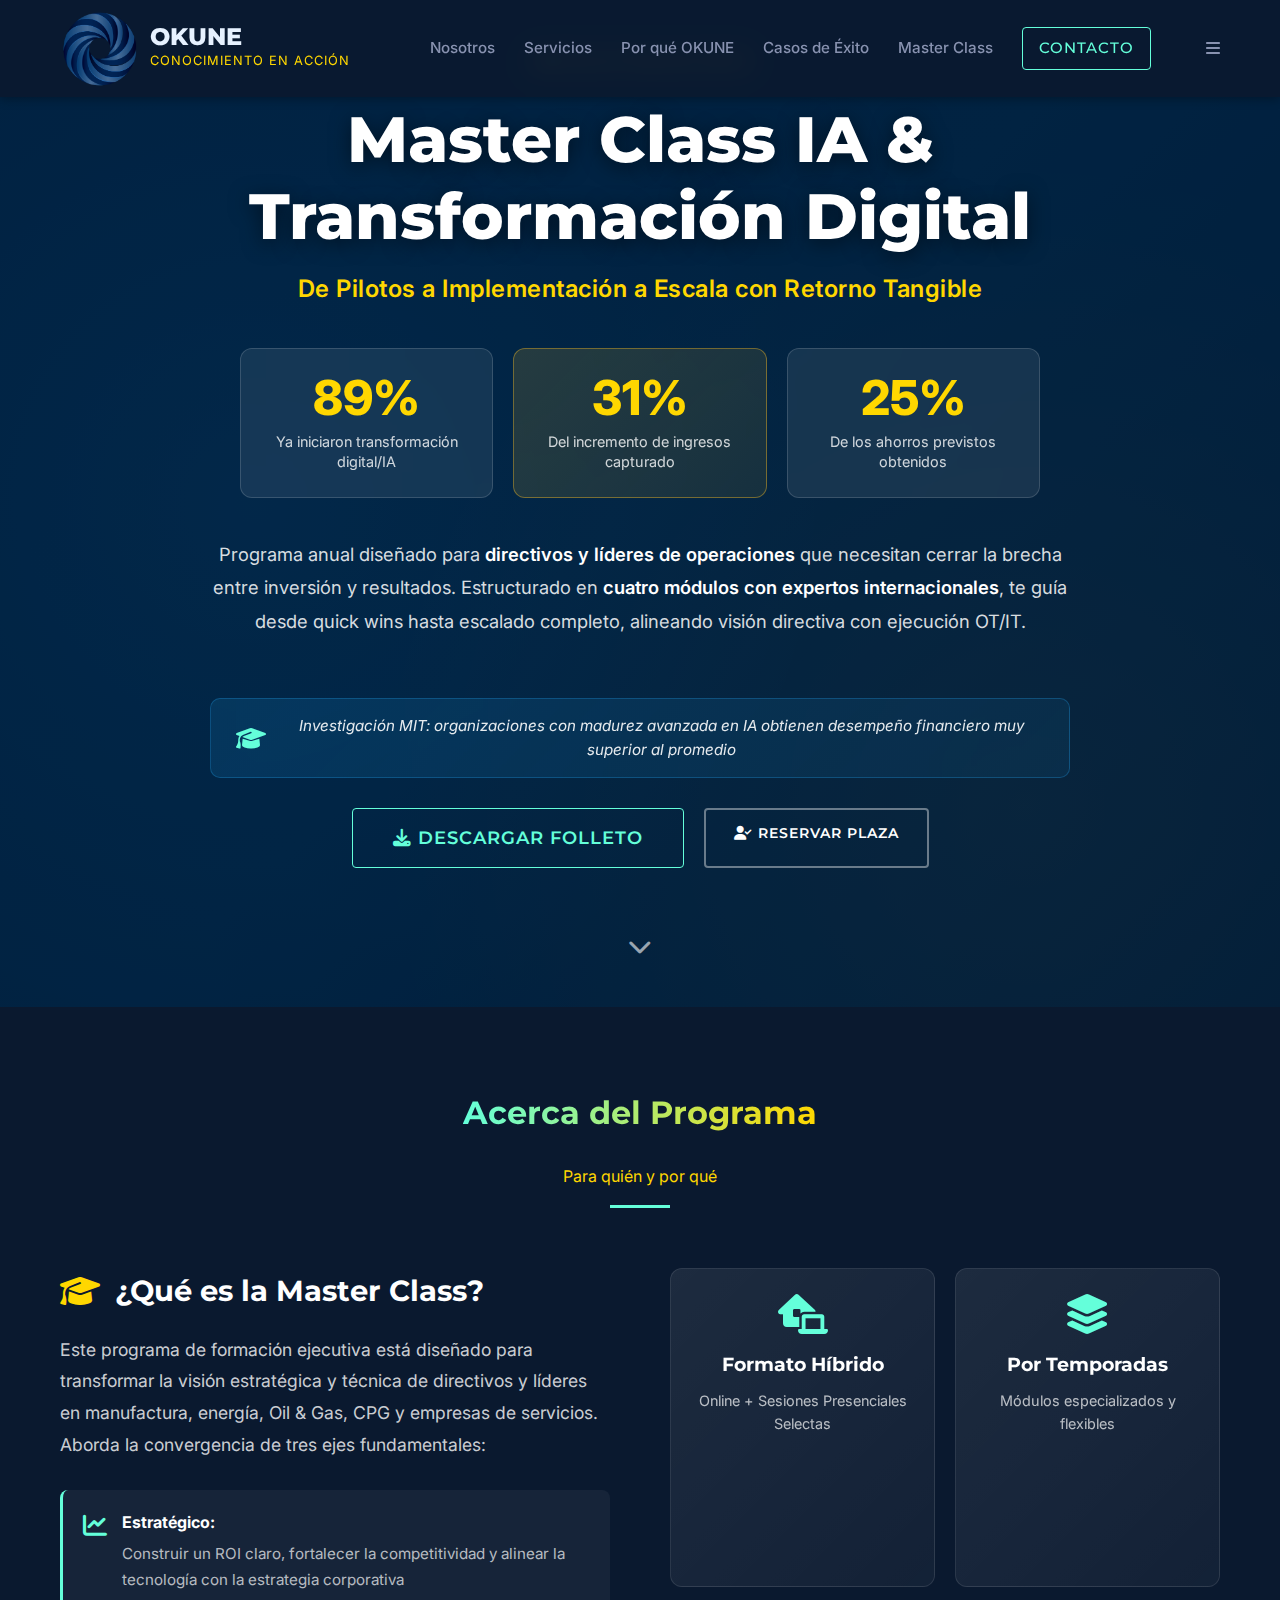
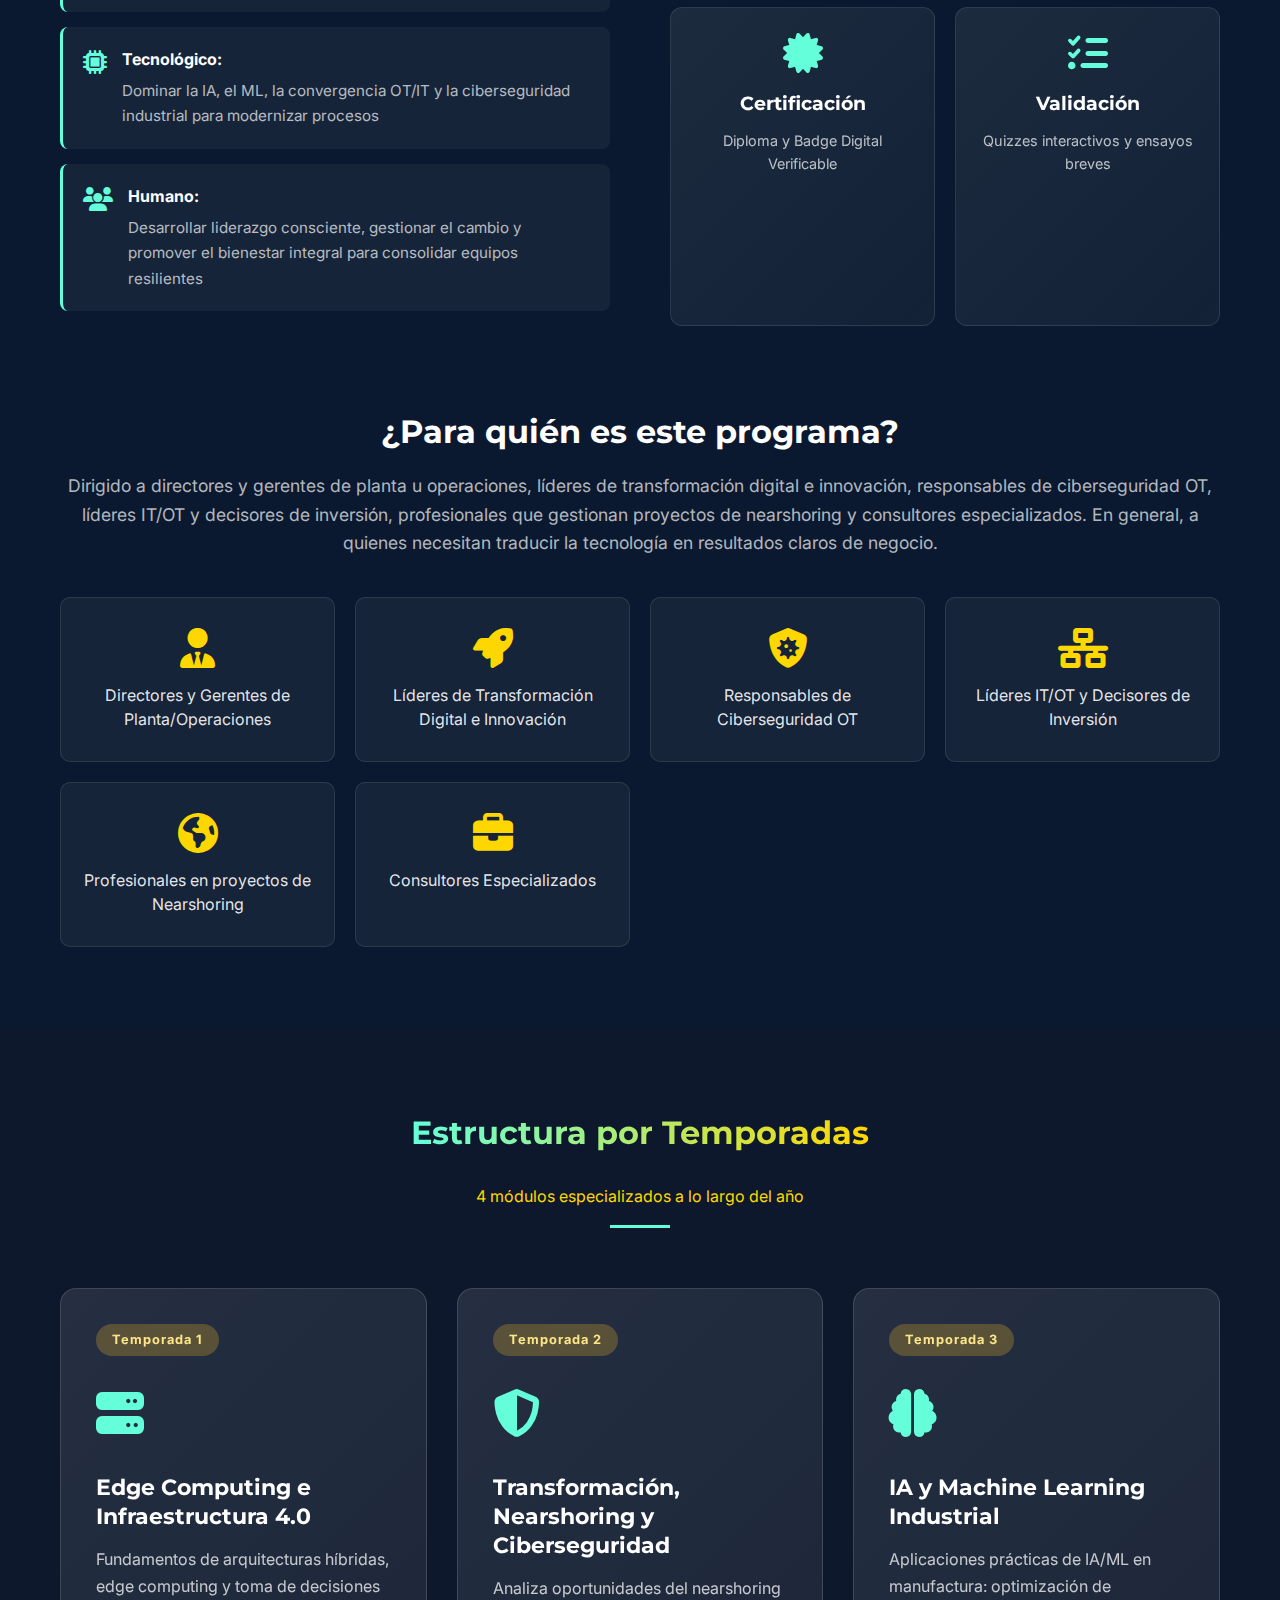
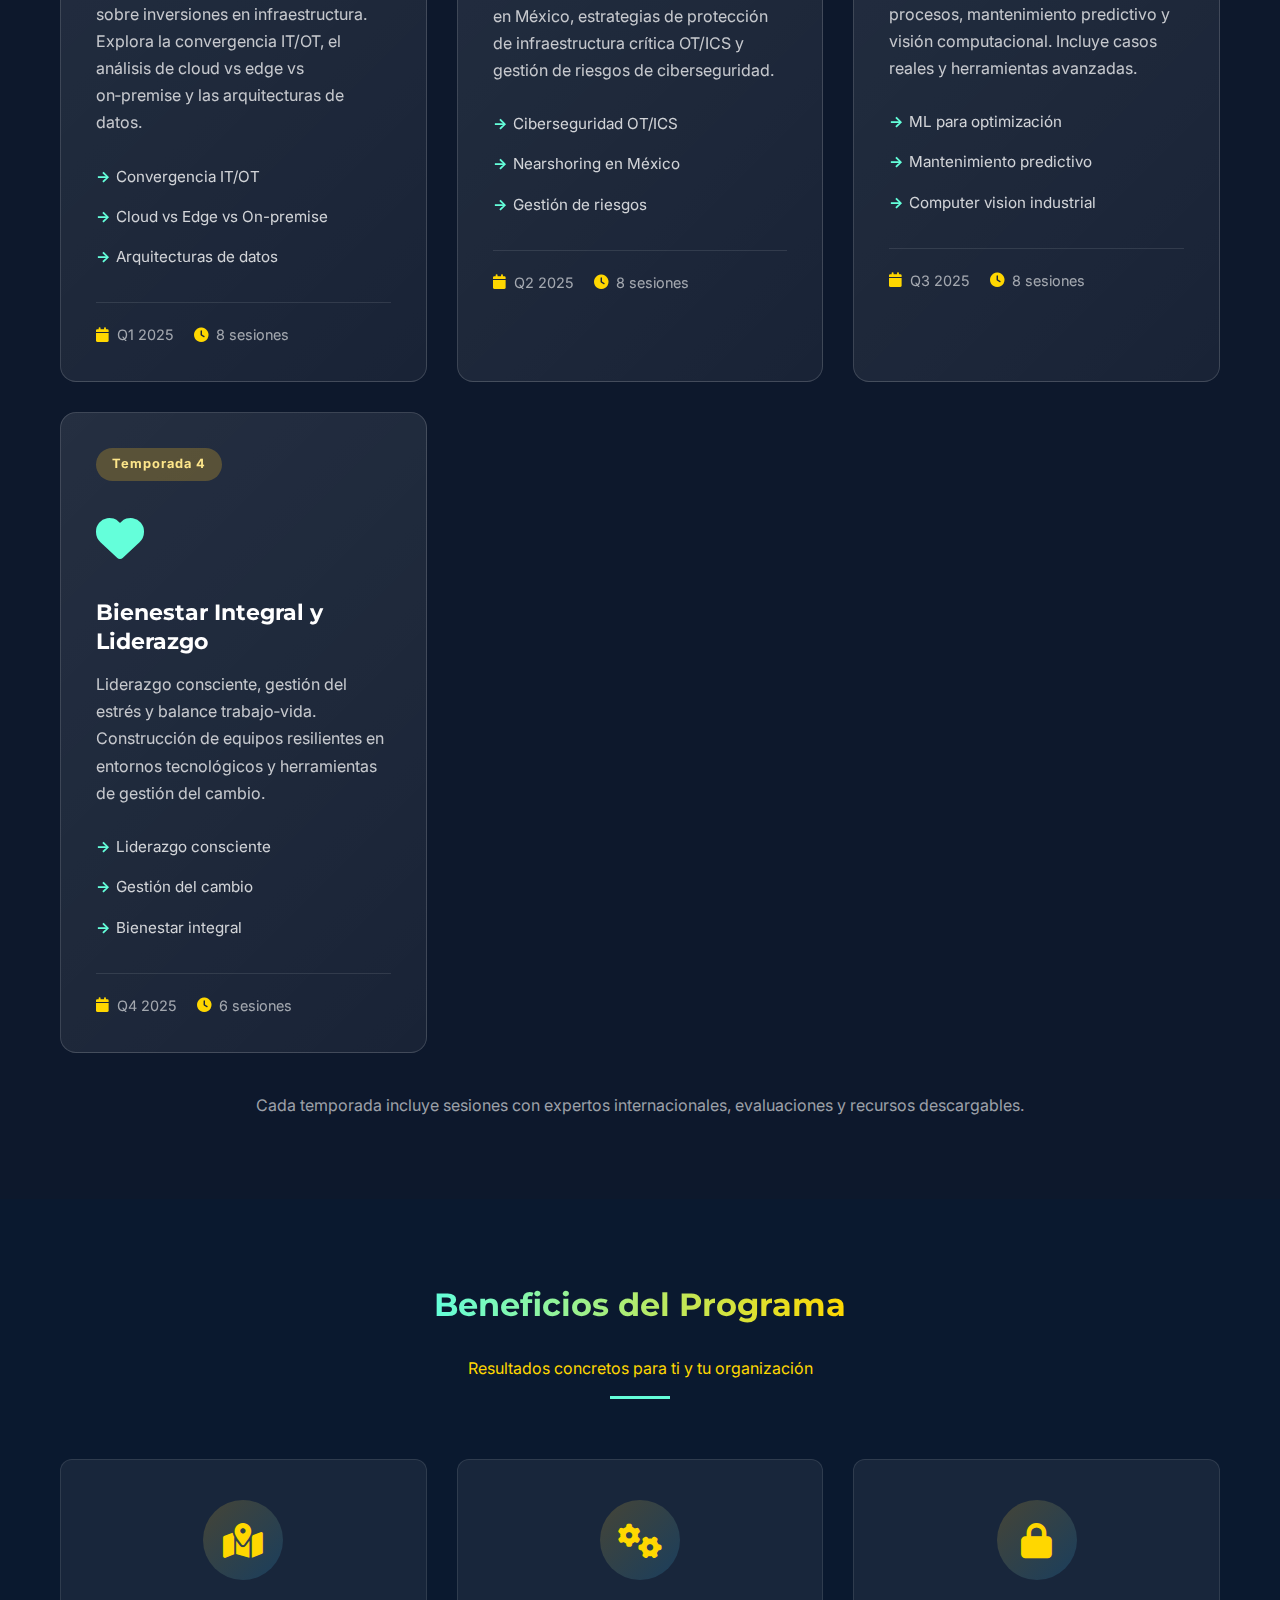
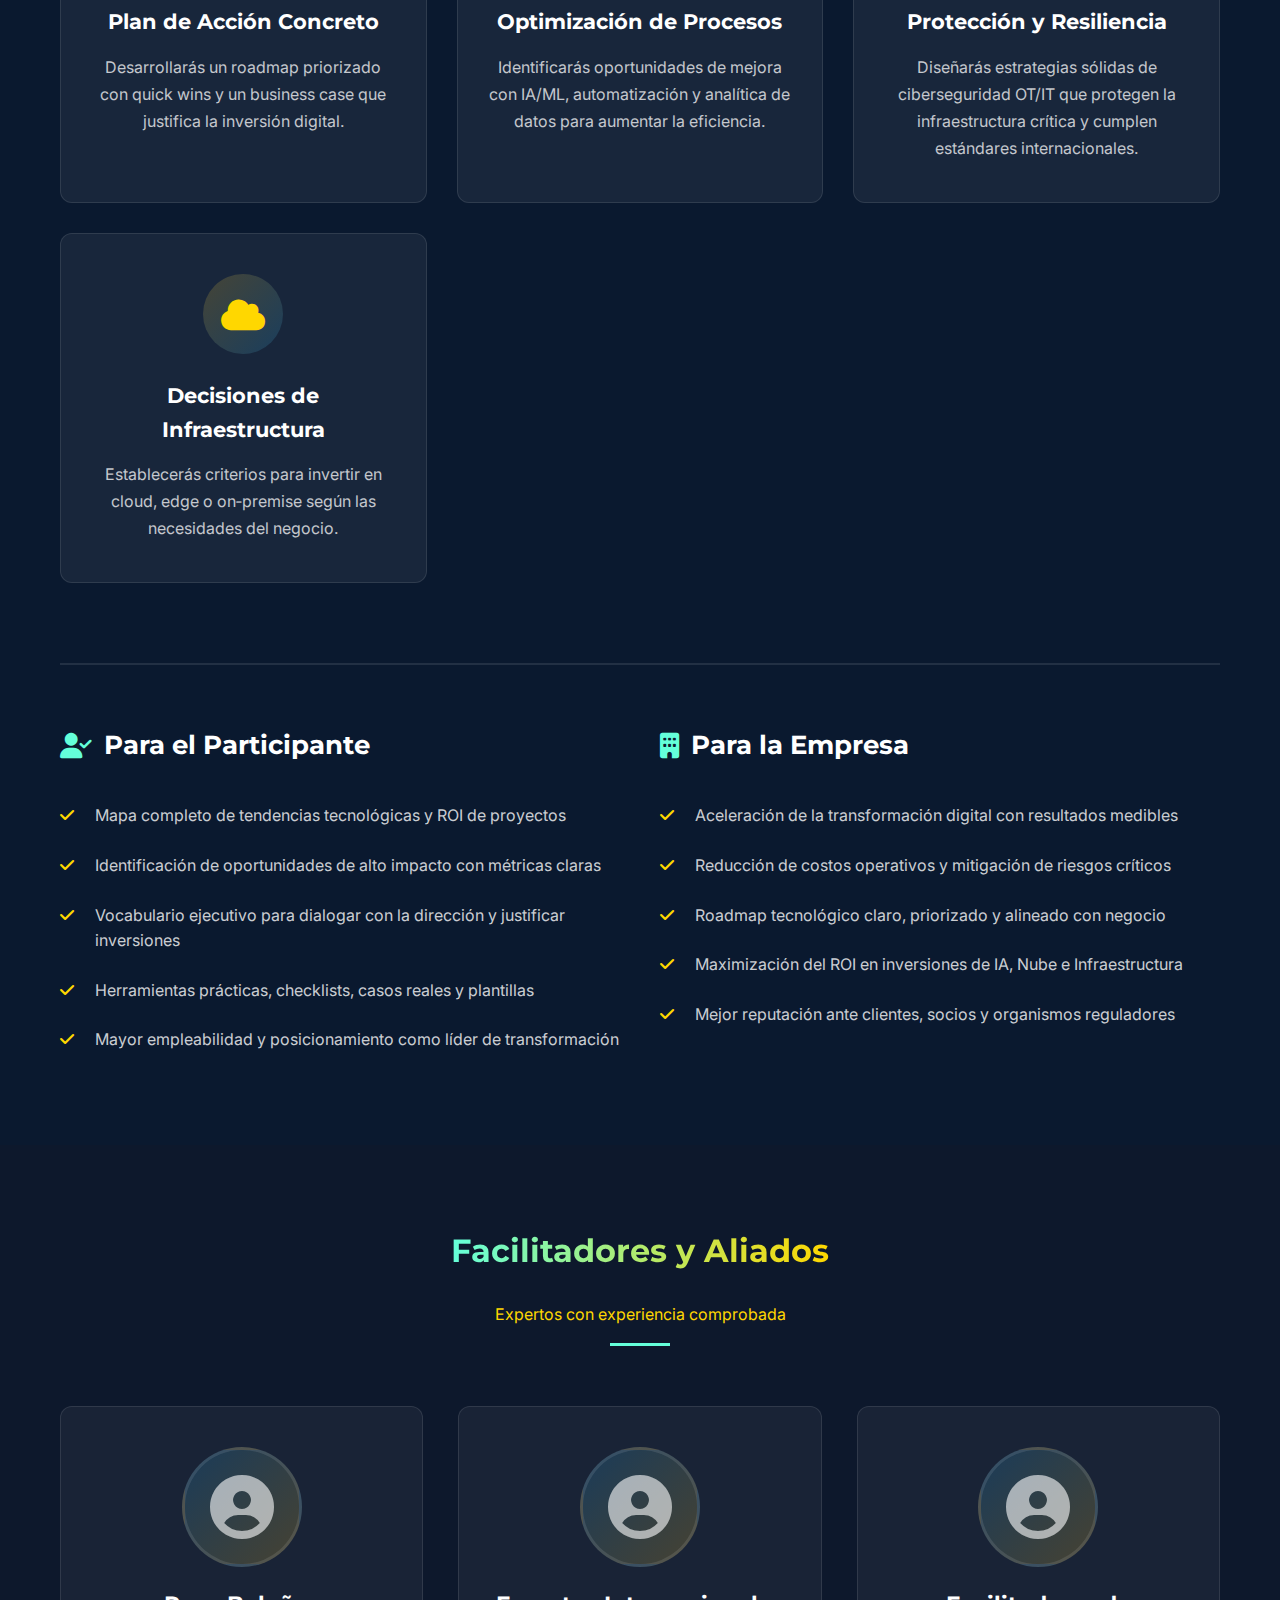
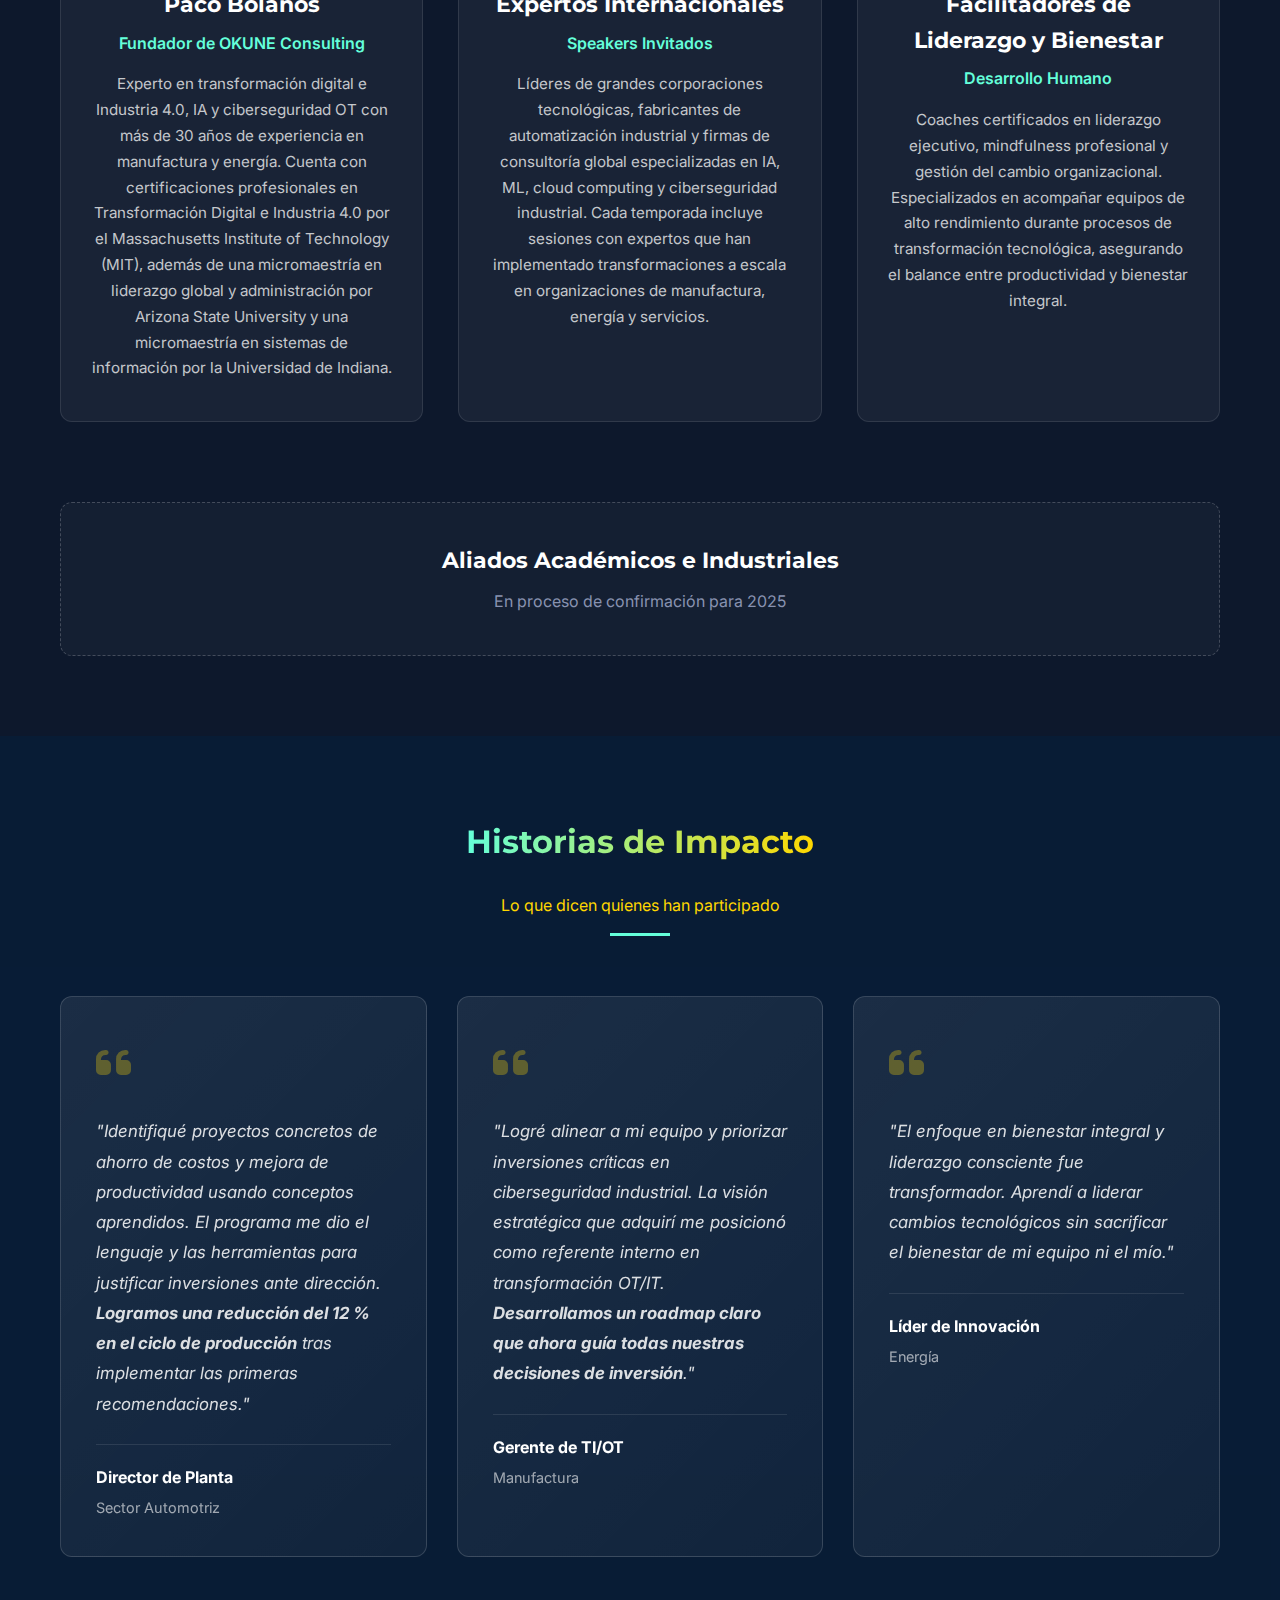
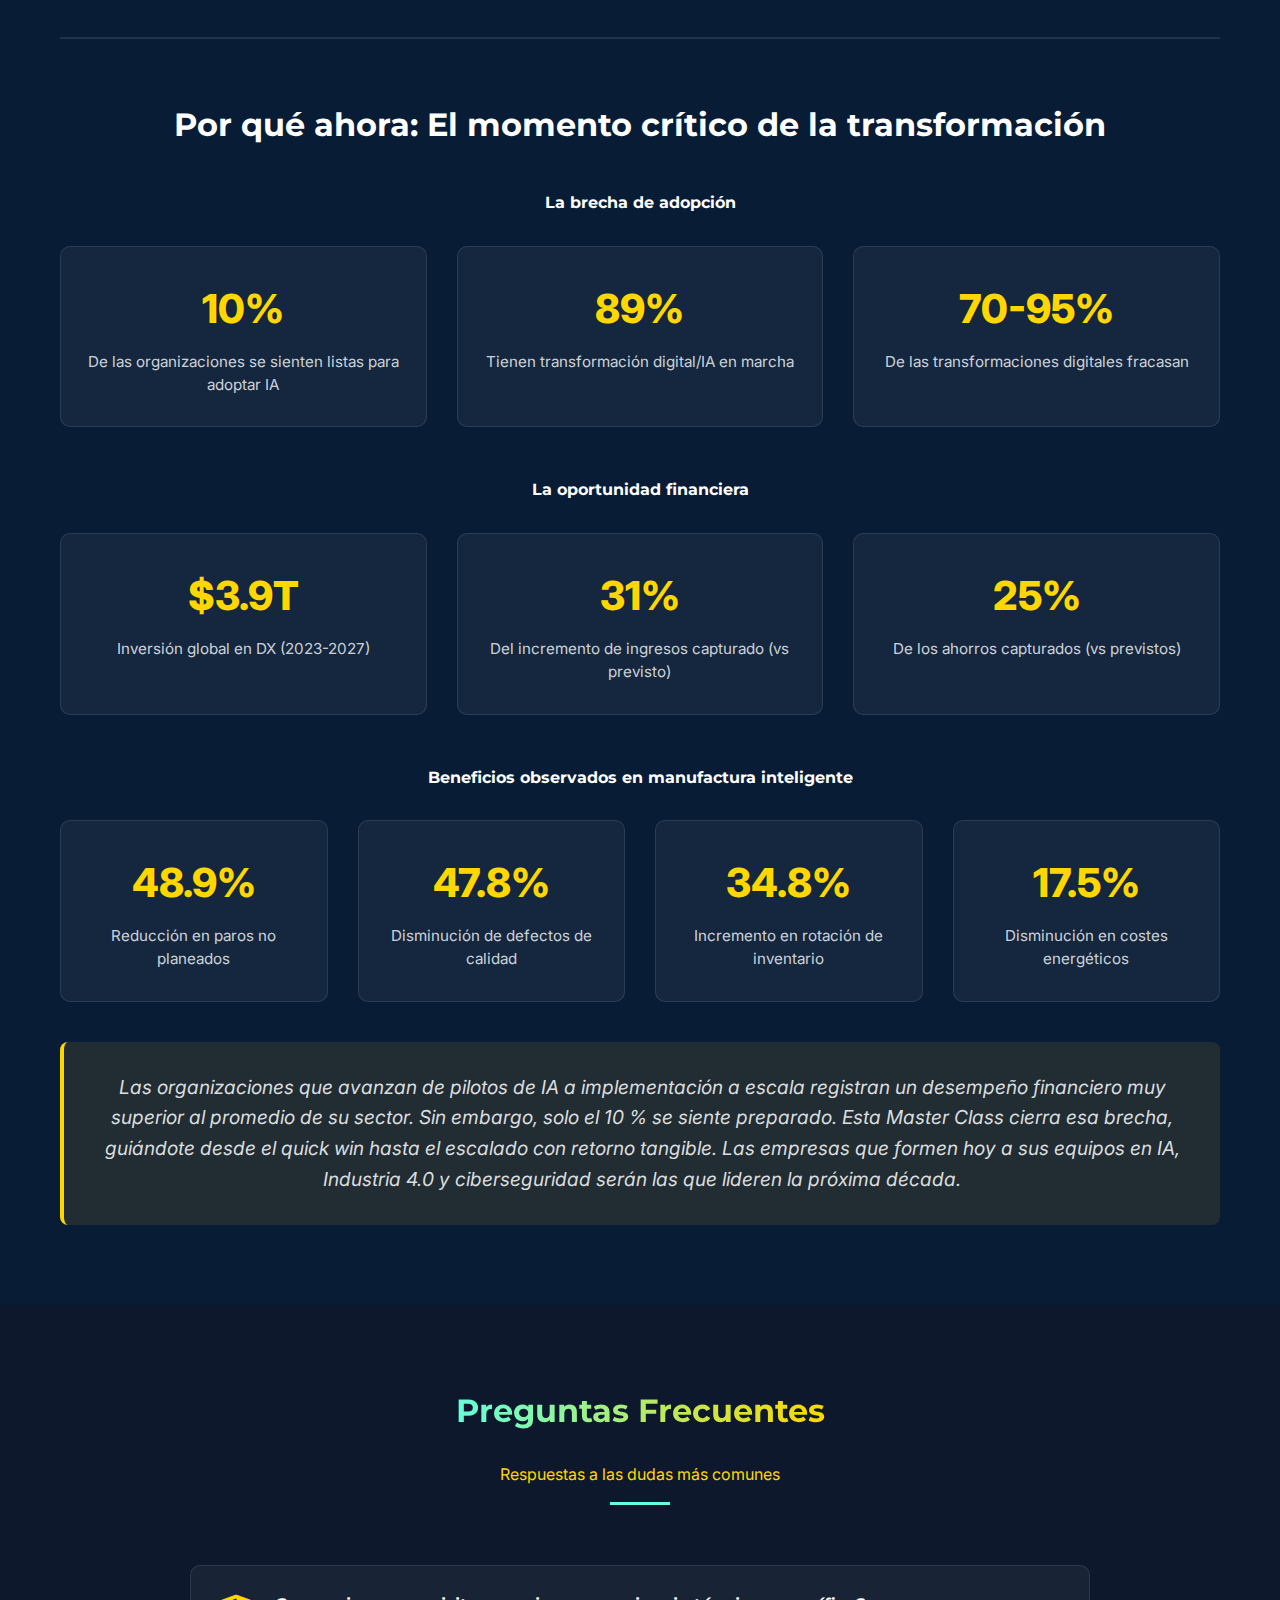
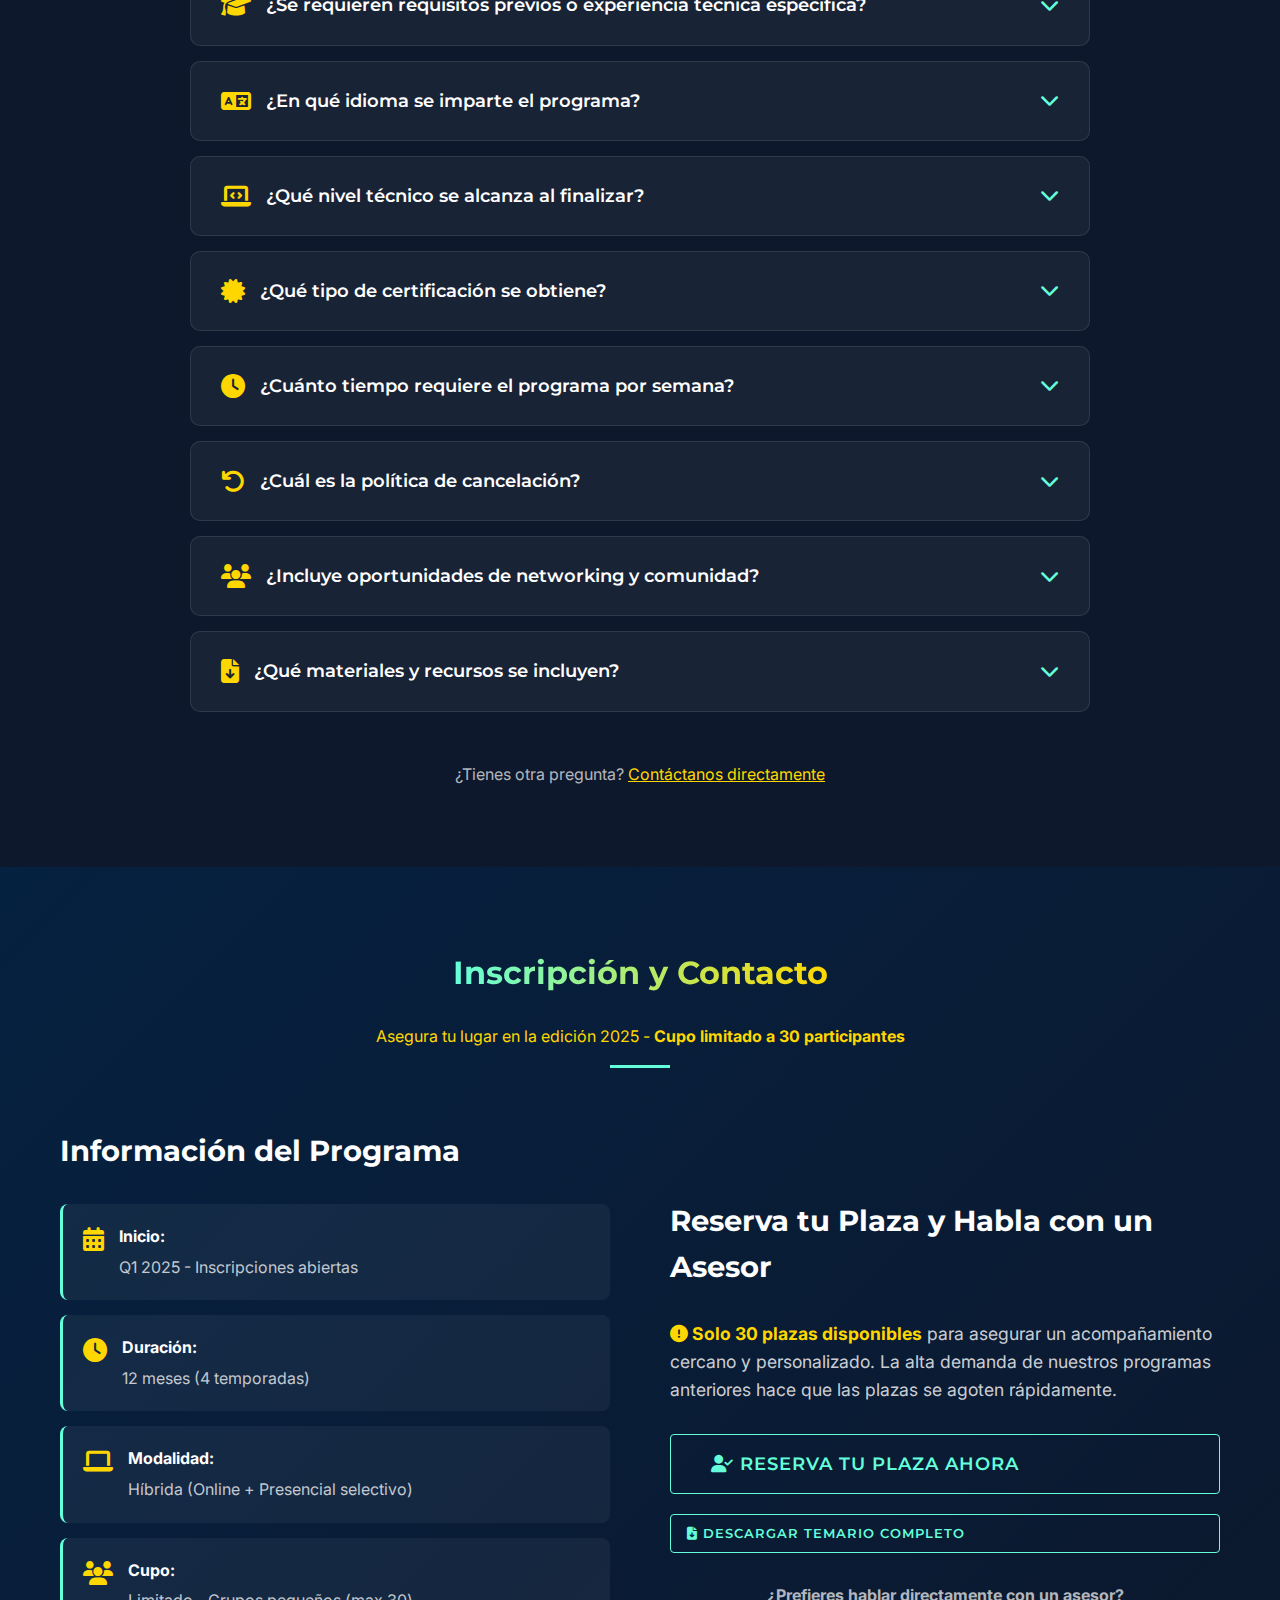
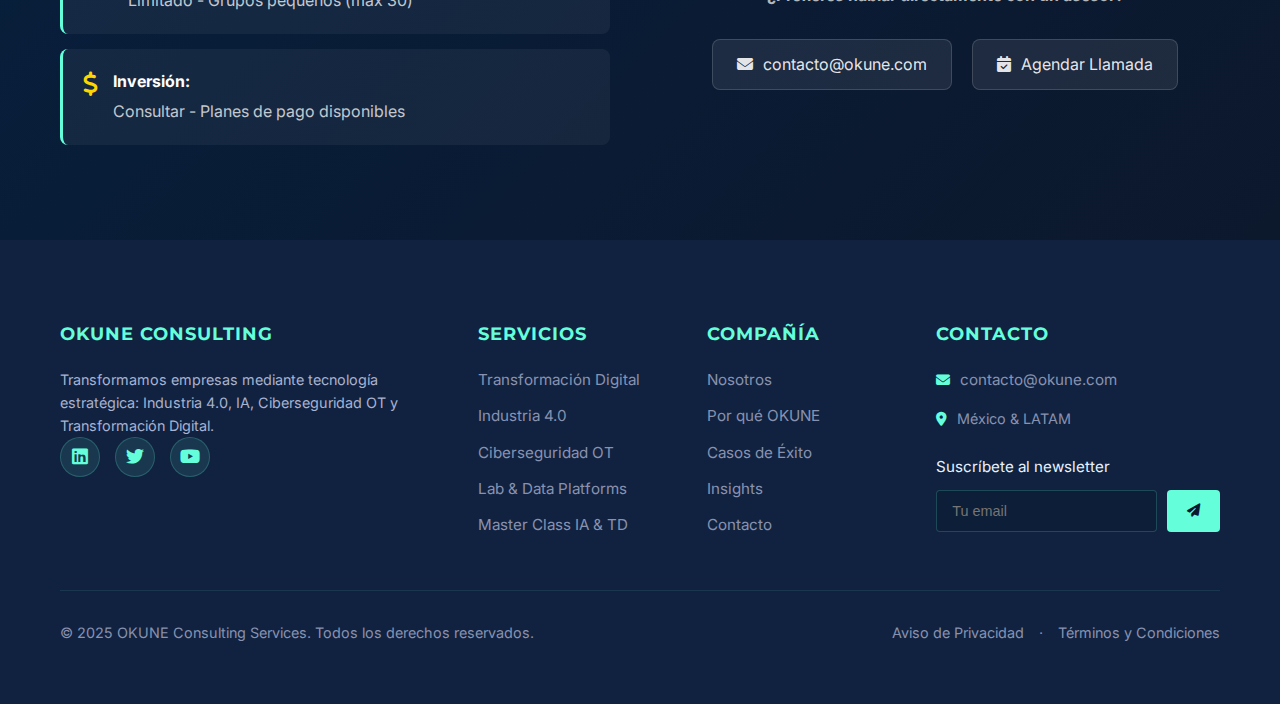
<file: masterclass/index.html>
<!DOCTYPE html>
<html lang="es">

<head>
    <meta charset="UTF-8">
    <meta name="viewport" content="width=device-width, initial-scale=1.0">

    <!-- Primary Meta Tags -->
    <title>Master Class IA & Transformación Digital | OKUNE Consulting</title>
    <meta name="title" content="Master Class IA & Transformación Digital | OKUNE Consulting">
    <meta name="description"
        content="Programa anual de alto impacto para líderes que quieren convertir tecnología en resultados de negocio. IA, Industria 4.0, Ciberseguridad OT y Liderazgo.">
    <meta name="keywords"
        content="masterclass IA, transformación digital, formación ejecutiva, industria 4.0, ciberseguridad industrial, machine learning, liderazgo digital, OKUNE, México, LATAM">
    <meta name="author" content="OKUNE Consulting Services">
    <meta name="robots" content="index, follow">

    <!-- Open Graph / Facebook -->
    <meta property="og:type" content="website">
    <meta property="og:url" content="https://fbolanosf.github.io/pagina-okune/masterclass/">
    <meta property="og:title" content="Master Class IA & Transformación Digital | OKUNE">
    <meta property="og:description"
        content="Programa anual ejecutivo: IA, Transformación Digital, Ciberseguridad OT y Liderazgo Consciente.">
    <meta property="og:image" content="../assets/images/og-image.jpg">

    <!-- Favicon -->
    <link rel="icon" type="image/png" sizes="32x32" href="../assets/images/favicon-32x32.png">
    <link rel="icon" type="image/png" sizes="16x16" href="../assets/images/favicon-16x16.png">
    <link rel="apple-touch-icon" sizes="180x180" href="../assets/images/apple-touch-icon.png">

    <!-- Fonts -->
    <link rel="preconnect" href="https://fonts.googleapis.com">
    <link rel="preconnect" href="https://fonts.gstatic.com" crossorigin>
    <link
        href="https://fonts.googleapis.com/css2?family=Inter:wght@300;400;500;600&family=Montserrat:wght@500;600;700;800&display=swap"
        rel="stylesheet">

    <!-- Icons -->
    <link rel="stylesheet" href="https://cdnjs.cloudflare.com/ajax/libs/font-awesome/6.4.0/css/all.min.css">

    <!-- Styles -->
    <link rel="stylesheet" href="../css/styles.css">
    <link rel="stylesheet" href="style.css">
</head>

<body>
    <!-- Navigation (same as main site) -->
    <nav class="navbar">
        <div class="container nav-container">
            <a href="../" class="logo">
                <img src="../assets/images/logo.png" alt="OKUNE Consulting Logo" class="logo-img-large">
                <div class="logo-text">
                    <span class="brand-name">OKUNE</span>
                    <span class="brand-motto">Conocimiento en Acción</span>
                </div>
            </a>
            <div class="nav-links">
                <a href="../#about">Nosotros</a>
                <a href="../#services">Servicios</a>
                <a href="../#why-us">Por qué OKUNE</a>
                <a href="../#cases">Casos de Éxito</a>
                <a href="./" class="active">Master Class</a>
                <a href="../#contact" class="btn btn-outline">Contacto</a>
            </div>
            <div class="hamburger">
                <i class="fas fa-bars"></i>
            </div>
        </div>
    </nav>

    <!-- Hero Section -->
    <section class="mc-hero">
        <div class="mc-hero-overlay"></div>
        <div class="container">
            <div class="mc-hero-content">
                <span class="mc-badge"><i class="fas fa-star"></i> Nuevo Programa 2025</span>
                <h1 class="mc-hero-title">Master Class IA & Transformación Digital</h1>
                <p class="mc-hero-subtitle">De Pilotos a Implementación a Escala con Retorno Tangible</p>

                <!-- Stats Cards -->
                <div class="mc-hero-stats">
                    <div class="mc-stat-card">
                        <div class="mc-stat-value">89%</div>
                        <div class="mc-stat-label">Ya iniciaron transformación digital/IA</div>
                    </div>
                    <div class="mc-stat-card mc-stat-highlight">
                        <div class="mc-stat-value">31%</div>
                        <div class="mc-stat-label">Del incremento de ingresos capturado</div>
                    </div>
                    <div class="mc-stat-card">
                        <div class="mc-stat-value">25%</div>
                        <div class="mc-stat-label">De los ahorros previstos obtenidos</div>
                    </div>
                </div>

                <p class="mc-hero-description">
                    Programa anual diseñado para <strong>directivos y líderes de operaciones</strong> que necesitan
                    cerrar la brecha entre inversión y resultados. Estructurado en <strong>cuatro módulos con expertos
                        internacionales</strong>, te guía desde quick wins hasta escalado completo, alineando visión
                    directiva con ejecución OT/IT.
                </p>

                <div class="mc-mit-badge">
                    <i class="fas fa-graduation-cap"></i>
                    <span>Investigación MIT: organizaciones con madurez avanzada en IA obtienen desempeño financiero muy
                        superior al promedio</span>
                </div>

                <div class="mc-hero-ctas">
                    <a href="#enrollment" class="btn btn-primary btn-large pulse-btn">
                        <i class="fas fa-download"></i> Descargar Folleto
                    </a>
                    <a href="../#contact" class="btn btn-outline-white">
                        <i class="fas fa-user-check"></i> Reservar Plaza
                    </a>
                </div>
                <a href="#about" class="mc-scroll-indicator">
                    <i class="fas fa-chevron-down"></i>
                </a>
            </div>
        </div>
    </section>

    <!-- About Section -->
    <section id="about" class="mc-section mc-about">
        <div class="container">
            <div class="section-header text-center">
                <h2 class="section-title">Acerca del Programa</h2>
                <p class="section-subtitle">Para quién y por qué</p>
                <div class="section-line"></div>
            </div>

            <div class="mc-about-content">
                <div class="mc-about-intro">
                    <h3><i class="fas fa-graduation-cap"></i> ¿Qué es la Master Class?</h3>
                    <p>Este programa de formación ejecutiva está diseñado para transformar la visión estratégica y
                        técnica de directivos y líderes en manufactura, energía, Oil & Gas, CPG y empresas de servicios.
                        Aborda la convergencia de tres ejes fundamentales:</p>
                    <ul class="mc-pillars">
                        <li>
                            <i class="fas fa-chart-line"></i>
                            <div>
                                <strong>Estratégico:</strong>
                                <span>Construir un ROI claro, fortalecer la competitividad y alinear la tecnología con
                                    la estrategia corporativa</span>
                            </div>
                        </li>
                        <li>
                            <i class="fas fa-microchip"></i>
                            <div>
                                <strong>Tecnológico:</strong>
                                <span>Dominar la IA, el ML, la convergencia OT/IT y la ciberseguridad industrial para
                                    modernizar procesos</span>
                            </div>
                        </li>
                        <li>
                            <i class="fas fa-users"></i>
                            <div>
                                <strong>Humano:</strong>
                                <span>Desarrollar liderazgo consciente, gestionar el cambio y promover el bienestar
                                    integral para consolidar equipos resilientes</span>
                            </div>
                        </li>
                    </ul>
                </div>

                <div class="mc-features-grid">
                    <div class="mc-feature-card">
                        <i class="fas fa-laptop-house"></i>
                        <h4>Formato Híbrido</h4>
                        <p>Online + Sesiones Presenciales Selectas</p>
                    </div>
                    <div class="mc-feature-card">
                        <i class="fas fa-layer-group"></i>
                        <h4>Por Temporadas</h4>
                        <p>Módulos especializados y flexibles</p>
                    </div>
                    <div class="mc-feature-card">
                        <i class="fas fa-certificate"></i>
                        <h4>Certificación</h4>
                        <p>Diploma y Badge Digital Verificable</p>
                    </div>
                    <div class="mc-feature-card">
                        <i class="fas fa-tasks"></i>
                        <h4>Validación</h4>
                        <p>Quizzes interactivos y ensayos breves</p>
                    </div>
                </div>
            </div>

            <!-- Target Audience -->
            <div class="mc-audience">
                <h3 class="text-center">¿Para quién es este programa?</h3>
                <p class="text-center mc-audience-subtitle">Dirigido a directores y gerentes de planta u operaciones,
                    líderes de transformación digital e innovación, responsables de ciberseguridad OT, líderes IT/OT y
                    decisores de inversión, profesionales que gestionan proyectos de nearshoring y consultores
                    especializados. En general, a quienes necesitan traducir la tecnología en resultados claros de
                    negocio.</p>
                <div class="mc-audience-grid">
                    <div class="mc-audience-card">
                        <i class="fas fa-user-tie"></i>
                        <p>Directores y Gerentes de Planta/Operaciones</p>
                    </div>
                    <div class="mc-audience-card">
                        <i class="fas fa-rocket"></i>
                        <p>Líderes de Transformación Digital e Innovación</p>
                    </div>
                    <div class="mc-audience-card">
                        <i class="fas fa-shield-virus"></i>
                        <p>Responsables de Ciberseguridad OT</p>
                    </div>
                    <div class="mc-audience-card">
                        <i class="fas fa-network-wired"></i>
                        <p>Líderes IT/OT y Decisores de Inversión</p>
                    </div>
                    <div class="mc-audience-card">
                        <i class="fas fa-globe-americas"></i>
                        <p>Profesionales en proyectos de Nearshoring</p>
                    </div>
                    <div class="mc-audience-card">
                        <i class="fas fa-briefcase"></i>
                        <p>Consultores Especializados</p>
                    </div>
                </div>
            </div>
        </div>
    </section>

    <!-- Seasons/Temporadas Section -->
    <section id="seasons" class="mc-section mc-seasons">
        <div class="container">
            <div class="section-header text-center">
                <h2 class="section-title">Estructura por Temporadas</h2>
                <p class="section-subtitle">4 módulos especializados a lo largo del año</p>
                <div class="section-line"></div>
            </div>

            <div class="mc-seasons-timeline">
                <div class="mc-season-card">
                    <div class="mc-season-badge">Temporada 1</div>
                    <div class="mc-season-icon">
                        <i class="fas fa-server"></i>
                    </div>
                    <h3>Edge Computing e Infraestructura 4.0</h3>
                    <p>Fundamentos de arquitecturas híbridas, edge computing y toma de decisiones sobre inversiones en
                        infraestructura. Explora la convergencia IT/OT, el análisis de cloud vs edge vs on‑premise y las
                        arquitecturas de datos.</p>
                    <ul class="mc-season-topics">
                        <li>Convergencia IT/OT</li>
                        <li>Cloud vs Edge vs On-premise</li>
                        <li>Arquitecturas de datos</li>
                    </ul>
                    <div class="mc-season-meta">
                        <span><i class="fas fa-calendar"></i> Q1 2025</span>
                        <span><i class="fas fa-clock"></i> 8 sesiones</span>
                    </div>
                </div>

                <div class="mc-season-card">
                    <div class="mc-season-badge">Temporada 2</div>
                    <div class="mc-season-icon">
                        <i class="fas fa-shield-alt"></i>
                    </div>
                    <h3>Transformación, Nearshoring y Ciberseguridad</h3>
                    <p>Analiza oportunidades del nearshoring en México, estrategias de protección de infraestructura
                        crítica OT/ICS y gestión de riesgos de ciberseguridad.</p>
                    <ul class="mc-season-topics">
                        <li>Ciberseguridad OT/ICS</li>
                        <li>Nearshoring en México</li>
                        <li>Gestión de riesgos</li>
                    </ul>
                    <div class="mc-season-meta">
                        <span><i class="fas fa-calendar"></i> Q2 2025</span>
                        <span><i class="fas fa-clock"></i> 8 sesiones</span>
                    </div>
                </div>

                <div class="mc-season-card">
                    <div class="mc-season-badge">Temporada 3</div>
                    <div class="mc-season-icon">
                        <i class="fas fa-brain"></i>
                    </div>
                    <h3>IA y Machine Learning Industrial</h3>
                    <p>Aplicaciones prácticas de IA/ML en manufactura: optimización de procesos, mantenimiento
                        predictivo y visión computacional. Incluye casos reales y herramientas avanzadas.</p>
                    <ul class="mc-season-topics">
                        <li>ML para optimización</li>
                        <li>Mantenimiento predictivo</li>
                        <li>Computer vision industrial</li>
                    </ul>
                    <div class="mc-season-meta">
                        <span><i class="fas fa-calendar"></i> Q3 2025</span>
                        <span><i class="fas fa-clock"></i> 8 sesiones</span>
                    </div>
                </div>

                <div class="mc-season-card">
                    <div class="mc-season-badge">Temporada 4</div>
                    <div class="mc-season-icon">
                        <i class="fas fa-heart"></i>
                    </div>
                    <h3>Bienestar Integral y Liderazgo</h3>
                    <p>Liderazgo consciente, gestión del estrés y balance trabajo‑vida. Construcción de equipos
                        resilientes en entornos tecnológicos y herramientas de gestión del cambio.</p>
                    <ul class="mc-season-topics">
                        <li>Liderazgo consciente</li>
                        <li>Gestión del cambio</li>
                        <li>Bienestar integral</li>
                    </ul>
                    <div class="mc-season-meta">
                        <span><i class="fas fa-calendar"></i> Q4 2025</span>
                        <span><i class="fas fa-clock"></i> 6 sesiones</span>
                    </div>
                </div>
            </div>

            <p class="text-center mc-seasons-note">Cada temporada incluye sesiones con expertos internacionales,
                evaluaciones y recursos descargables.</p>
        </div>
    </section>

    <!-- Benefits Section -->
    <section id="benefits" class="mc-section mc-benefits">
        <div class="container">
            <div class="section-header text-center">
                <h2 class="section-title">Beneficios del Programa</h2>
                <p class="section-subtitle">Resultados concretos para ti y tu organización</p>
                <div class="section-line"></div>
            </div>

            <div class="mc-benefits-grid">
                <div class="mc-benefit-card">
                    <div class="mc-benefit-icon">
                        <i class="fas fa-map-marked-alt"></i>
                    </div>
                    <h3>Plan de Acción Concreto</h3>
                    <p>Desarrollarás un roadmap priorizado con quick wins y un business case que justifica la inversión
                        digital.</p>
                </div>

                <div class="mc-benefit-card">
                    <div class="mc-benefit-icon">
                        <i class="fas fa-cogs"></i>
                    </div>
                    <h3>Optimización de Procesos</h3>
                    <p>Identificarás oportunidades de mejora con IA/ML, automatización y analítica de datos para
                        aumentar la eficiencia.</p>
                </div>

                <div class="mc-benefit-card">
                    <div class="mc-benefit-icon">
                        <i class="fas fa-lock"></i>
                    </div>
                    <h3>Protección y Resiliencia</h3>
                    <p>Diseñarás estrategias sólidas de ciberseguridad OT/IT que protegen la infraestructura crítica y
                        cumplen estándares internacionales.</p>
                </div>

                <div class="mc-benefit-card">
                    <div class="mc-benefit-icon">
                        <i class="fas fa-cloud"></i>
                    </div>
                    <h3>Decisiones de Infraestructura</h3>
                    <p>Establecerás criterios para invertir en cloud, edge o on‑premise según las necesidades del
                        negocio.</p>
                </div>
            </div>

            <!-- Participant vs Company Benefits -->
            <div class="mc-benefits-comparison">
                <div class="mc-benefit-col">
                    <h3><i class="fas fa-user-check"></i> Para el Participante</h3>
                    <ul class="mc-check-list">
                        <li>Mapa completo de tendencias tecnológicas y ROI de proyectos</li>
                        <li>Identificación de oportunidades de alto impacto con métricas claras</li>
                        <li>Vocabulario ejecutivo para dialogar con la dirección y justificar inversiones</li>
                        <li>Herramientas prácticas, checklists, casos reales y plantillas</li>
                        <li>Mayor empleabilidad y posicionamiento como líder de transformación</li>
                    </ul>
                </div>
                <div class="mc-benefit-col">
                    <h3><i class="fas fa-building"></i> Para la Empresa</h3>
                    <ul class="mc-check-list">
                        <li>Aceleración de la transformación digital con resultados medibles</li>
                        <li>Reducción de costos operativos y mitigación de riesgos críticos</li>
                        <li>Roadmap tecnológico claro, priorizado y alineado con negocio</li>
                        <li>Maximización del ROI en inversiones de IA, Nube e Infraestructura</li>
                        <li>Mejor reputación ante clientes, socios y organismos reguladores</li>
                    </ul>
                </div>
            </div>
        </div>
    </section>

    <!-- Facilitators Section -->
    <section id="facilitators" class="mc-section mc-facilitators">
        <div class="container">
            <div class="section-header text-center">
                <h2 class="section-title">Facilitadores y Aliados</h2>
                <p class="section-subtitle">Expertos con experiencia comprobada</p>
                <div class="section-line"></div>
            </div>

            <div class="mc-facilitators-grid">
                <div class="mc-facilitator-card">
                    <div class="mc-facilitator-avatar">
                        <i class="fas fa-user-circle"></i>
                    </div>
                    <h4>Paco Bolaños</h4>
                    <p class="mc-facilitator-role">Fundador de OKUNE Consulting</p>
                    <p class="mc-facilitator-bio">
                        Experto en transformación digital e Industria 4.0, IA y ciberseguridad OT con más de 30 años de
                        experiencia en manufactura y energía. Cuenta con certificaciones profesionales en Transformación
                        Digital e Industria 4.0 por el Massachusetts Institute of Technology (MIT), además de una
                        micromaestría en liderazgo global y administración por Arizona State University y una
                        micromaestría en sistemas de información por la Universidad de Indiana.
                    </p>
                </div>

                <div class="mc-facilitator-card">
                    <div class="mc-facilitator-avatar">
                        <i class="fas fa-user-circle"></i>
                    </div>
                    <h4>Expertos Internacionales</h4>
                    <p class="mc-facilitator-role">Speakers Invitados</p>
                    <p class="mc-facilitator-bio">
                        Líderes de grandes corporaciones tecnológicas, fabricantes de automatización industrial y firmas
                        de consultoría global especializadas en IA, ML, cloud computing y ciberseguridad industrial.
                        Cada temporada incluye sesiones con expertos que han implementado transformaciones a escala en
                        organizaciones de manufactura, energía y servicios.
                    </p>
                </div>

                <div class="mc-facilitator-card">
                    <div class="mc-facilitator-avatar">
                        <i class="fas fa-user-circle"></i>
                    </div>
                    <h4>Facilitadores de Liderazgo y Bienestar</h4>
                    <p class="mc-facilitator-role">Desarrollo Humano</p>
                    <p class="mc-facilitator-bio">
                        Coaches certificados en liderazgo ejecutivo, mindfulness profesional y gestión del cambio
                        organizacional. Especializados en acompañar equipos de alto rendimiento durante procesos de
                        transformación tecnológica, asegurando el balance entre productividad y bienestar integral.
                    </p>
                </div>
            </div>

            <!-- Aliados Logos -->
            <div class="mc-allies">
                <h4 class="text-center">Aliados Académicos e Industriales</h4>
                <p class="text-center text-muted">En proceso de confirmación para 2025</p>
                <!-- Placeholder para logos -->
            </div>
        </div>
    </section>

    <!-- Testimonials Section -->
    <section id="testimonials" class="mc-section mc-testimonials">
        <div class="container">
            <div class="section-header text-center">
                <h2 class="section-title">Historias de Impacto</h2>
                <p class="section-subtitle">Lo que dicen quienes han participado</p>
                <div class="section-line"></div>
            </div>

            <div class="mc-testimonials-grid">
                <div class="mc-testimonial-card">
                    <div class="mc-quote-icon">
                        <i class="fas fa-quote-left"></i>
                    </div>
                    <p class="mc-testimonial-text">
                        "Identifiqué proyectos concretos de ahorro de costos y mejora de productividad usando conceptos
                        aprendidos. El programa me dio el lenguaje y las herramientas para justificar inversiones ante
                        dirección. <strong>Logramos una reducción del 12 % en el ciclo de producción</strong> tras
                        implementar las primeras recomendaciones."
                    </p>
                    <div class="mc-testimonial-author">
                        <strong>Director de Planta</strong>
                        <span>Sector Automotriz</span>
                    </div>
                </div>

                <div class="mc-testimonial-card">
                    <div class="mc-quote-icon">
                        <i class="fas fa-quote-left"></i>
                    </div>
                    <p class="mc-testimonial-text">
                        "Logré alinear a mi equipo y priorizar inversiones críticas en ciberseguridad industrial. La
                        visión estratégica que adquirí me posicionó como referente interno en transformación OT/IT.
                        <strong>Desarrollamos un roadmap claro que ahora guía todas nuestras decisiones de
                            inversión</strong>."
                    </p>
                    <div class="mc-testimonial-author">
                        <strong>Gerente de TI/OT</strong>
                        <span>Manufactura</span>
                    </div>
                </div>

                <div class="mc-testimonial-card">
                    <div class="mc-quote-icon">
                        <i class="fas fa-quote-left"></i>
                    </div>
                    <p class="mc-testimonial-text">
                        "El enfoque en bienestar integral y liderazgo consciente fue transformador. Aprendí a liderar
                        cambios tecnológicos sin sacrificar el bienestar de mi equipo ni el mío."
                    </p>
                    <div class="mc-testimonial-author">
                        <strong>Líder de Innovación</strong>
                        <span>Energía</span>
                    </div>
                </div>
            </div>

            <!-- Why Now Stats -->
            <div class="mc-why-now">
                <h3 class="text-center">Por qué ahora: El momento crítico de la transformación</h3>

                <h4 class="text-center" style="color: #ffffff; margin-top: 40px; margin-bottom: 30px;">La brecha de
                    adopción</h4>
                <div class="mc-stats-grid">
                    <div class="mc-stat-item">
                        <div class="mc-stat-number">10%</div>
                        <p>De las organizaciones se sienten listas para adoptar IA</p>
                    </div>
                    <div class="mc-stat-item">
                        <div class="mc-stat-number">89%</div>
                        <p>Tienen transformación digital/IA en marcha</p>
                    </div>
                    <div class="mc-stat-item">
                        <div class="mc-stat-number">70-95%</div>
                        <p>De las transformaciones digitales fracasan</p>
                    </div>
                </div>

                <h4 class="text-center" style="color: #ffffff; margin-top: 50px; margin-bottom: 30px;">La oportunidad
                    financiera</h4>
                <div class="mc-stats-grid">
                    <div class="mc-stat-item">
                        <div class="mc-stat-number">$3.9T</div>
                        <p>Inversión global en DX (2023-2027)</p>
                    </div>
                    <div class="mc-stat-item">
                        <div class="mc-stat-number">31%</div>
                        <p>Del incremento de ingresos capturado (vs previsto)</p>
                    </div>
                    <div class="mc-stat-item">
                        <div class="mc-stat-number">25%</div>
                        <p>De los ahorros capturados (vs previstos)</p>
                    </div>
                </div>

                <h4 class="text-center" style="color: #ffffff; margin-top: 50px; margin-bottom: 30px;">Beneficios
                    observados en manufactura inteligente</h4>
                <div class="mc-stats-grid">
                    <div class="mc-stat-item">
                        <div class="mc-stat-number">48.9%</div>
                        <p>Reducción en paros no planeados</p>
                    </div>
                    <div class="mc-stat-item">
                        <div class="mc-stat-number">47.8%</div>
                        <p>Disminución de defectos de calidad</p>
                    </div>
                    <div class="mc-stat-item">
                        <div class="mc-stat-number">34.8%</div>
                        <p>Incremento en rotación de inventario</p>
                    </div>
                    <div class="mc-stat-item">
                        <div class="mc-stat-number">17.5%</div>
                        <p>Disminución en costes energéticos</p>
                    </div>
                </div>

                <p class="mc-urgency-quote">
                    Las organizaciones que avanzan de pilotos de IA a implementación a escala registran un desempeño
                    financiero muy superior al promedio de su sector. Sin embargo, solo el 10 % se siente preparado.
                    Esta Master Class cierra esa brecha, guiándote desde el quick win hasta el escalado con retorno
                    tangible. Las empresas que formen hoy a sus equipos en IA, Industria 4.0 y ciberseguridad serán las
                    que lideren la próxima década.
                </p>
            </div>
        </div>
    </section>


    <!-- FAQ Section -->
    <section id="faq" class="mc-section mc-faq">
        <div class="container">
            <div class="section-header text-center">
                <h2 class="section-title">Preguntas Frecuentes</h2>
                <p class="section-subtitle">Respuestas a las dudas más comunes</p>
                <div class="section-line"></div>
            </div>

            <div class="mc-faq-container">
                <div class="mc-faq-item">
                    <div class="mc-faq-question">
                        <i class="fas fa-graduation-cap"></i>
                        <h4>¿Se requieren requisitos previos o experiencia técnica específica?</h4>
                        <i class="fas fa-chevron-down mc-faq-toggle"></i>
                    </div>
                    <div class="mc-faq-answer">
                        <p>No se requiere experiencia técnica previa en programación o ciencia de datos. El programa
                            está diseñado para directivos y líderes de operaciones que buscan comprender el marco
                            estratégico y las aplicaciones prácticas de la IA e Industria 4.0. Se recomienda experiencia
                            en roles de liderazgo en manufactura, energía u operaciones industriales.</p>
                    </div>
                </div>

                <div class="mc-faq-item">
                    <div class="mc-faq-question">
                        <i class="fas fa-language"></i>
                        <h4>¿En qué idioma se imparte el programa?</h4>
                        <i class="fas fa-chevron-down mc-faq-toggle"></i>
                    </div>
                    <div class="mc-faq-answer">
                        <p>El programa se imparte principalmente en español. Las sesiones con expertos internacionales
                            pueden incluir presentaciones en inglés con interpretación simultánea o subtítulos cuando
                            sea necesario. Los materiales y recursos están disponibles en español.</p>
                    </div>
                </div>

                <div class="mc-faq-item">
                    <div class="mc-faq-question">
                        <i class="fas fa-laptop-code"></i>
                        <h4>¿Qué nivel técnico se alcanza al finalizar?</h4>
                        <i class="fas fa-chevron-down mc-faq-toggle"></i>
                    </div>
                    <div class="mc-faq-answer">
                        <p>El enfoque es estratégico-ejecutivo, no técnico-operacional. Los participantes desarrollan la
                            capacidad de evaluar proyectos de transformación digital, construir business cases sólidos,
                            dialogar eficazmente con equipos técnicos y proveedores, y tomar decisiones informadas sobre
                            inversiones tecnológicas. No es un programa de certificación técnica en programación o
                            ingeniería de datos.</p>
                    </div>
                </div>

                <div class="mc-faq-item">
                    <div class="mc-faq-question">
                        <i class="fas fa-certificate"></i>
                        <h4>¿Qué tipo de certificación se obtiene?</h4>
                        <i class="fas fa-chevron-down mc-faq-toggle"></i>
                    </div>
                    <div class="mc-faq-answer">
                        <p>Los participantes que completen el programa y las evaluaciones reciben un <strong>Diploma de
                                Master Class en IA & Transformación Digital</strong> emitido por OKUNE Consulting, más
                            un<strong>Badge Digital Verificable</strong> que puede compartirse en LinkedIn y otras
                            plataformas profesionales. El programa requiere asistencia mínima del 80% y aprobación de
                            evaluaciones por temporada.</p>
                    </div>
                </div>

                <div class="mc-faq-item">
                    <div class="mc-faq-question">
                        <i class="fas fa-clock"></i>
                        <h4>¿Cuánto tiempo requiere el programa por semana?</h4>
                        <i class="fas fa-chevron-down mc-faq-toggle"></i>
                    </div>
                    <div class="mc-faq-answer">
                        <p>La inversión de tiempo promedio es de <strong>4-6 horas semanales</strong>, distribuidas en:
                        <ul style="margin-top: 10px;">
                            <li>2-3 sesiones en vivo mensuales (2 horas c/u)</li>
                            <li>Estudio de materiales y casos prácticos (1-2 horas)</li>
                            <li>Trabajo en proyecto aplicado (opcional, 2-4 horas adicionales)</li>
                        </ul>
                        Las sesiones presenciales selectivas son opcionales pero altamente recomendadas.</p>
                    </div>
                </div>

                <div class="mc-faq-item">
                    <div class="mc-faq-question">
                        <i class="fas fa-undo"></i>
                        <h4>¿Cuál es la política de cancelación?</h4>
                        <i class="fas fa-chevron-down mc-faq-toggle"></i>
                    </div>
                    <div class="mc-faq-answer">
                        <p>Ofrecemos <strong>reembolso del 100%</strong> si la cancelación se realiza antes del inicio
                            de la primera temporada. Después del inicio, se aplica una política de reembolso
                            proporcional según las temporadas no cursadas. Los detalles completos se proporcionan en el
                            contrato de inscripción.</p>
                    </div>
                </div>

                <div class="mc-faq-item">
                    <div class="mc-faq-question">
                        <i class="fas fa-users"></i>
                        <h4>¿Incluye oportunidades de networking y comunidad?</h4>
                        <i class="fas fa-chevron-down mc-faq-toggle"></i>
                    </div>
                    <div class="mc-faq-answer">
                        <p>Sí. Los participantes forman parte de una <strong>comunidad exclusiva de líderes de
                                transformación digital</strong> con acceso a:
                        <ul style="margin-top: 10px;">
                            <li>Grupo privado de LinkedIn para intercambio continuo</li>
                            <li>Sesiones de networking con expertos y otros participantes</li>
                            <li>Eventos presenciales selectos para fortalecer conexiones</li>
                            <li>Acceso privilegiado a contenidos y webinars posteriores</li>
                        </ul>
                        </p>
                    </div>
                </div>

                <div class="mc-faq-item">
                    <div class="mc-faq-question">
                        <i class="fas fa-file-download"></i>
                        <h4>¿Qué materiales y recursos se incluyen?</h4>
                        <i class="fas fa-chevron-down mc-faq-toggle"></i>
                    </div>
                    <div class="mc-faq-answer">
                        <p>Cada participante recibe:
                        <ul style="margin-top: 10px;">
                            <li><strong>Syllabus completo</strong> con cronograma y temarios por temporada</li>
                            <li><strong>Casos de estudio</strong> de manufactura, energía y Oil & Gas</li>
                            <li><strong>Plantillas y checklists</strong> para evaluación de proyectos</li>
                            <li><strong>Grabaciones</strong> de todas las sesiones en vivo</li>
                            <li><strong>Acceso a biblioteca digital</strong> con investigaciones y whitepapers</li>
                            <li><strong>Templates de business case</strong> para justificar inversiones</li>
                        </ul>
                        </p>
                    </div>
                </div>
            </div>

            <p class="text-center" style="margin-top: 50px; color: rgba(255, 255, 255, 0.7);">
                ¿Tienes otra pregunta? <a href="../#contact"
                    style="color: var(--accent-gold); text-decoration: underline;">Contáctanos directamente</a>
            </p>
        </div>
    </section>

    <!-- Enrollment Section -->
    <section id="enrollment" class="mc-section mc-enrollment">
        <div class="container">
            <div class="section-header text-center">
                <h2 class="section-title">Inscripción y Contacto</h2>
                <p class="section-subtitle">Asegura tu lugar en la edición 2025 - <strong
                        style="color: var(--accent-gold);">Cupo limitado a 30 participantes</strong></p>
                <div class="section-line"></div>
            </div>

            <div class="mc-enrollment-content">
                <div class="mc-enrollment-info">
                    <h3>Información del Programa</h3>
                    <ul class="mc-info-list">
                        <li>
                            <i class="fas fa-calendar-alt"></i>
                            <div>
                                <strong>Inicio:</strong>
                                <span>Q1 2025 - Inscripciones abiertas</span>
                            </div>
                        </li>
                        <li>
                            <i class="fas fa-clock"></i>
                            <div>
                                <strong>Duración:</strong>
                                <span>12 meses (4 temporadas)</span>
                            </div>
                        </li>
                        <li>
                            <i class="fas fa-laptop"></i>
                            <div>
                                <strong>Modalidad:</strong>
                                <span>Híbrida (Online + Presencial selectivo)</span>
                            </div>
                        </li>
                        <li>
                            <i class="fas fa-users"></i>
                            <div>
                                <strong>Cupo:</strong>
                                <span>Limitado - Grupos pequeños (max 30)</span>
                            </div>
                        </li>
                        <li>
                            <i class="fas fa-dollar-sign"></i>
                            <div>
                                <strong>Inversión:</strong>
                                <span>Consultar - Planes de pago disponibles</span>
                            </div>
                        </li>
                    </ul>
                </div>

                <div class="mc-enrollment-ctas">
                    <h3>Reserva tu Plaza y Habla con un Asesor</h3>
                    <p><strong style="color: var(--accent-gold);"><i class="fas fa-exclamation-circle"></i> Solo 30
                            plazas disponibles</strong> para asegurar un acompañamiento cercano y personalizado. La alta
                        demanda de nuestros programas anteriores hace que las plazas se agoten rápidamente.</p>

                    <a href="../#contact" class="btn btn-primary btn-large pulse-btn">
                        <i class="fas fa-user-check"></i> Reserva tu Plaza Ahora
                    </a>

                    <a href="../#contact" class="btn btn-outline mt-20">
                        <i class="fas fa-file-download"></i> Descargar Temario Completo
                    </a>

                    <div class="mc-contact-direct">
                        <p class="text-center mt-30">
                            <strong>¿Prefieres hablar directamente con un asesor?</strong>
                        </p>
                        <div class="mc-contact-options">
                            <a href="mailto:contacto@okune.com">
                                <i class="fas fa-envelope"></i> contacto@okune.com
                            </a>
                            <a href="../#contact">
                                <i class="fas fa-calendar-check"></i> Agendar Llamada
                            </a>
                        </div>
                    </div>
                </div>
            </div>
        </div>
    </section>

    <!-- Footer (same as main site) -->
    <footer class="footer">
        <div class="container">
            <div class="footer-grid">
                <!-- Column 1: About -->
                <div class="footer-col">
                    <h4>OKUNE Consulting</h4>
                    <p>Transformamos empresas mediante tecnología estratégica: Industria 4.0, IA, Ciberseguridad OT y
                        Transformación Digital.</p>
                    <div class="footer-social">
                        <a href="https://linkedin.com/company/okune" target="_blank" aria-label="LinkedIn">
                            <i class="fab fa-linkedin"></i>
                        </a>
                        <a href="#" target="_blank" aria-label="Twitter">
                            <i class="fab fa-twitter"></i>
                        </a>
                        <a href="#" target="_blank" aria-label="YouTube">
                            <i class="fab fa-youtube"></i>
                        </a>
                    </div>
                </div>

                <!-- Column 2: Services -->
                <div class="footer-col">
                    <h4>Servicios</h4>
                    <ul class="footer-list">
                        <li><a href="../#services">Transformación Digital</a></li>
                        <li><a href="../#services">Industria 4.0</a></li>
                        <li><a href="../#services">Ciberseguridad OT</a></li>
                        <li><a href="../#services">Lab & Data Platforms</a></li>
                        <li><a href="./">Master Class IA & TD</a></li>
                    </ul>
                </div>

                <!-- Column 3: Company -->
                <div class="footer-col">
                    <h4>Compañía</h4>
                    <ul class="footer-list">
                        <li><a href="../#about">Nosotros</a></li>
                        <li><a href="../#why-us">Por qué OKUNE</a></li>
                        <li><a href="../#cases">Casos de Éxito</a></li>
                        <li><a href="../#insights">Insights</a></li>
                        <li><a href="../#contact">Contacto</a></li>
                    </ul>
                </div>

                <!-- Column 4: Contact -->
                <div class="footer-col">
                    <h4>Contacto</h4>
                    <ul class="footer-contact">
                        <li>
                            <i class="fas fa-envelope"></i>
                            <a href="mailto:contacto@okune.com">contacto@okune.com</a>
                        </li>
                        <li>
                            <i class="fas fa-map-marker-alt"></i>
                            <span>México & LATAM</span>
                        </li>
                    </ul>
                    <div class="footer-newsletter">
                        <p>Suscríbete al newsletter</p>
                        <form class="newsletter-form">
                            <input type="email" placeholder="Tu email" required>
                            <button type="submit">
                                <i class="fas fa-paper-plane"></i>
                            </button>
                        </form>
                    </div>
                </div>
            </div>

            <div class="footer-bottom">
                <p>&copy; 2025 OKUNE Consulting Services. Todos los derechos reservados.</p>
                <div class="footer-legal">
                    <a href="#">Aviso de Privacidad</a>
                    <span>·</span>
                    <a href="#">Términos y Condiciones</a>
                </div>
            </div>
        </div>
    </footer>

    <!-- Scripts -->
    <script src="../js/main.js"></script>
    <script src="faq.js"></script>
</body>

</html>
</file>
<file: css/styles.css>
/* 
   OKUNE Consulting Services - Main Stylesheet
   Palette: Navy (#0a192f), Cyan (#64ffda), Gold (#ffd700), Slate (#8892b0), White (#e6f1ff)
*/

:root {
    --bg-navy: #0a192f;
    --bg-light-navy: #112240;
    --bg-lightest-navy: #233554;
    --text-slate: #8892b0;
    --text-light-slate: #a8b2d1;
    --text-white: #e6f1ff;
    --accent-cyan: #64ffda;
    --accent-gold: #ffd700;
    /* Copper/Gold variant */
    --font-main: 'Inter', sans-serif;
    --font-heading: 'Montserrat', sans-serif;
    --transition: all 0.3s ease-in-out;
}

* {
    margin: 0;
    padding: 0;
    box-sizing: border-box;
}

body {
    background-color: var(--bg-navy);
    color: var(--text-slate);
    font-family: var(--font-main);
    line-height: 1.6;
    overflow-x: hidden;
}

h1,
h2,
h3,
h4,
h5,
h6 {
    font-family: var(--font-heading);
    color: var(--text-white);
    margin-bottom: 1rem;
    font-weight: 700;
}

a {
    text-decoration: none;
    color: inherit;
    transition: var(--transition);
}

ul {
    list-style: none;
}

.container {
    max-width: 1200px;
    margin: 0 auto;
    padding: 0 20px;
}

.text-center {
    text-align: center;
}

.text-gradient {
    background: linear-gradient(90deg, var(--accent-cyan), var(--accent-gold));
    -webkit-background-clip: text;
    background-clip: text;
    -webkit-text-fill-color: transparent;
}

/* Buttons */
.btn {
    display: inline-block;
    padding: 12px 28px;
    border-radius: 4px;
    font-weight: 600;
    font-size: 14px;
    cursor: pointer;
    border: 1px solid transparent;
    transition: var(--transition);
    font-family: var(--font-heading);
    text-transform: uppercase;
    letter-spacing: 1px;
}

.btn-primary {
    background-color: transparent;
    border-color: var(--accent-cyan);
    color: var(--accent-cyan);
    position: relative;
    overflow: hidden;
}

.btn-primary:hover {
    background-color: rgba(100, 255, 218, 0.15);
    transform: translateY(-3px);
    box-shadow:
        0 5px 15px rgba(100, 255, 218, 0.3),
        0 0 20px rgba(100, 255, 218, 0.2);
    border-color: var(--accent-cyan);
}

.btn-secondary {
    background-color: transparent;
    border-color: var(--text-slate);
    color: var(--text-slate);
    margin-left: 10px;
}

.btn-secondary:hover {
    border-color: var(--text-white);
    color: var(--text-white);
    transform: translateY(-3px);
    box-shadow: 0 5px 15px rgba(230, 241, 255, 0.2);
}

.btn-outline {
    border: 1px solid var(--accent-cyan);
    color: var(--accent-cyan);
    padding: 8px 16px;
    font-size: 13px;
}

.btn-outline:hover {
    background-color: rgba(100, 255, 218, 0.1);
}

.btn-block {
    width: 100%;
    display: block;
    text-align: center;
}

/* Navigation */
.navbar {
    position: fixed;
    top: 0;
    width: 100%;
    background-color: rgba(10, 25, 47, 0.95);
    backdrop-filter: blur(10px);
    z-index: 1000;
    padding: 10px 0;
    /* Adjusted for larger logo */
    box-shadow: 0 2px 10px rgba(0, 0, 0, 0.3);
}

.nav-container {
    display: flex;
    justify-content: space-between;
    align-items: center;
}

.nav-links a {
    margin-left: 25px;
    /* Increased spacing */
    font-weight: 500;
    font-size: 0.95rem;
    transition: var(--transition);
}

.nav-links a:hover {
    color: var(--accent-cyan);
}

.logo {
    display: flex;
    align-items: center;
    font-family: var(--font-heading);
    font-weight: 800;
    font-size: 20px;
    color: var(--text-white);
}

.logo img {
    height: 40px;
    margin-right: 10px;
}

/* Logo Large */
.logo-img-large {
    height: 77px !important;
    /* Increased by 40% from 55px */
    margin-right: 15px;
    transition: var(--transition);
}

.logo-text {
    display: flex;
    flex-direction: column;
    justify-content: center;
}

.brand-name {
    font-size: 24px;
    line-height: 1;
    color: var(--text-white);
}

.brand-motto {
    font-size: 0.8rem;
    color: var(--accent-gold);
    font-weight: 400;
    letter-spacing: 1px;
    text-transform: uppercase;
    margin-top: 2px;
    font-family: var(--font-main);
}

/* Hero Section */
.hero {
    position: relative;
    height: 100vh;
    min-height: 600px;
    display: flex;
    align-items: center;
    justify-content: center;
    text-align: center;
    overflow: hidden;
    /* Prevents bg from bleeding */
    z-index: 1;
    /* Lower than content sections */
}

.hero-content {
    position: relative;
    z-index: 1;
    /* Ensures content is above bg */
}

/* Tech Background Shapes (CSS Only) */
.hero-bg-animation {
    position: absolute;
    top: 0;
    left: 0;
    width: 100%;
    height: 100%;
    overflow: hidden;
    z-index: 0;
    background: radial-gradient(circle at 50% 50%, #112240 0%, #0a192f 100%);
}

/* Image Background */
.hero-image-bg {
    position: absolute;
    top: 0;
    left: 0;
    width: 100%;
    height: 100%;
    background-image: url('../assets/images/hero-custom-hd.png');
    background-size: cover;
    background-position: center;
    background-repeat: no-repeat;
    opacity: 0.70;
    /* Same opacity as video for consistency */
    z-index: 0;
}

/* Image Overlay for Better Text Legibility */
.hero-image-overlay {
    position: absolute;
    top: 0;
    left: 0;
    width: 100%;
    height: 100%;
    background: linear-gradient(135deg,
            rgba(10, 25, 47, 0.85) 0%,
            rgba(10, 25, 47, 0.75) 100%);
    z-index: 1;
}

/* Image Credits */
.image-credit {
    position: absolute;
    bottom: 10px;
    right: 15px;
    font-size: 9px;
    color: rgba(136, 146, 176, 0.5);
    z-index: 10;
    font-family: var(--font-main);
    letter-spacing: 0.5px;
}

.image-credit a {
    color: rgba(100, 255, 218, 0.4);
    text-decoration: none;
    transition: var(--transition);
}

.image-credit a:hover {
    color: rgba(100, 255, 218, 0.7);
}

.tech-grid-overlay {
    position: absolute;
    top: 0;
    left: 0;
    width: 100%;
    height: 100%;
    background-image:
        linear-gradient(rgba(100, 255, 218, 0.05) 1px, transparent 1px),
        linear-gradient(90deg, rgba(100, 255, 218, 0.05) 1px, transparent 1px);
    background-size: 50px 50px;
    opacity: 0.5;
}

.tech-shape {
    position: absolute;
    border-radius: 50%;
    filter: blur(80px);
    opacity: 0.4;
    animation: floatShape 10s infinite alternate;
}

.shape-1 {
    width: 400px;
    height: 400px;
    background: var(--accent-cyan);
    top: -100px;
    left: -100px;
}

.shape-2 {
    width: 300px;
    height: 300px;
    background: var(--accent-gold);
    bottom: -50px;
    right: -50px;
    animation-delay: 2s;
}

@keyframes floatShape {
    0% {
        transform: translate(0, 0);
    }

    100% {
        transform: translate(30px, 30px);
    }
}

/* Hero Title & Content Spacing */
.hero h1 {
    font-size: 3.2rem;
    line-height: 1.2;
    margin-bottom: 25px;
    max-width: 900px;
    margin-left: auto;
    margin-right: auto;
}

/* Subheadline (new) */
.hero-subheadline {
    font-size: 1.4rem;
    line-height: 1.6;
    color: var(--text-light-slate);
    margin-bottom: 35px;
    max-width: 750px;
    margin-left: auto;
    margin-right: auto;
    font-weight: 400;
}

/* Attributes Line (new) */
.hero-attributes {
    display: flex;
    flex-wrap: wrap;
    align-items: center;
    justify-content: center;
    gap: 8px 15px;
    margin-bottom: 40px;
    max-width: 1000px;
    margin-left: auto;
    margin-right: auto;
    padding: 0 20px;
}

.attribute-item {
    font-size: 0.95rem;
    color: var(--text-slate);
    font-weight: 500;
    white-space: nowrap;
}

.attribute-separator {
    color: var(--accent-cyan);
    font-size: 1.2rem;
    line-height: 1;
    opacity: 0.5;
}

/* CTA Spacing */
.hero-cta {
    margin-top: 45px;
    display: flex;
    gap: 15px;
    justify-content: center;
    flex-wrap: wrap;
}

/* Tech Particles */
.tech-particles {
    position: absolute;
    top: 0;
    left: 0;
    width: 100%;
    height: 100%;
    overflow: hidden;
    z-index: 1;
    /* Above bg, below content */
}

.particle {
    position: absolute;
    border-radius: 50%;
    background: var(--accent-cyan);
    opacity: 0.3;
    filter: blur(2px);
    animation: floatParticle 15s infinite linear;
}

.p1 {
    width: 4px;
    height: 4px;
    top: 20%;
    left: 10%;
    animation-duration: 20s;
}

.p2 {
    width: 6px;
    height: 6px;
    top: 60%;
    left: 80%;
    animation-duration: 25s;
    animation-delay: -5s;
    background: var(--accent-gold);
}

.p3 {
    width: 3px;
    height: 3px;
    top: 40%;
    left: 40%;
    animation-duration: 18s;
    animation-delay: -10s;
}

.p4 {
    width: 5px;
    height: 5px;
    top: 80%;
    left: 20%;
    animation-duration: 22s;
    animation-delay: -2s;
}

.p5 {
    width: 4px;
    height: 4px;
    top: 10%;
    left: 90%;
    animation-duration: 28s;
    animation-delay: -8s;
    background: var(--accent-gold);
}

.p6 {
    width: 2px;
    height: 2px;
    top: 50%;
    left: 50%;
    animation-duration: 30s;
    animation-delay: -15s;
}

@keyframes floatParticle {
    0% {
        transform: translateY(0) translateX(0);
        opacity: 0;
    }

    10% {
        opacity: 0.5;
    }

    90% {
        opacity: 0.5;
    }

    100% {
        transform: translateY(-100px) translateX(50px);
        opacity: 0;
    }
}

/* Interactive Cases */
.case-trigger {
    cursor: pointer;
    transition: var(--transition);
}

.case-trigger:hover {
    transform: scale(1.02);
    box-shadow: 0 10px 30px -15px rgba(100, 255, 218, 0.3);
}

.click-hint {
    font-size: 0.8rem;
    color: var(--accent-cyan);
    margin-top: 10px;
    display: flex;
    align-items: center;
    gap: 5px;
}

.case-details {
    display: none;
    /* Hidden by default */
    margin-top: 15px;
    animation: fadeIn 0.5s ease;
}

.case-details.active {
    display: block;
}

.micro-summary {
    font-size: 0.9rem;
    color: var(--text-light-slate);
    margin-bottom: 15px;
    font-style: italic;
}

.case-stats-grid {
    display: grid;
    grid-template-columns: 1fr 1fr 1fr;
    gap: 10px;
}

.stat-box {
    background: rgba(10, 25, 47, 0.5);
    padding: 10px;
    border-radius: 4px;
    text-align: center;
    border: 1px solid var(--bg-lightest-navy);
}

.stat-val {
    display: block;
    font-weight: 700;
    color: var(--accent-gold);
    font-size: 1.1rem;
}

.stat-label {
    font-size: 0.7rem;
    color: var(--text-slate);
}

@keyframes fadeIn {
    from {
        opacity: 0;
        transform: translateY(-10px);
    }

    to {
        opacity: 1;
        transform: translateY(0);
    }
}

/* Methodology Diagram (CSS) */
.tech-diagram-container {
    display: flex;
    justify-content: center;
    align-items: center;
    gap: 10px;
    flex-wrap: wrap;
    margin-top: 40px;
}

.diagram-node {
    background: var(--bg-light-navy);
    border: 2px solid var(--accent-cyan);
    color: var(--text-white);
    padding: 15px 25px;
    border-radius: 4px;
    font-weight: 600;
    position: relative;
    box-shadow: 0 0 15px rgba(100, 255, 218, 0.1);
}

.diagram-arrow {
    width: 40px;
    height: 2px;
    background: var(--bg-lightest-navy);
    position: relative;
}

.diagram-arrow::after {
    content: '';
    position: absolute;
    right: 0;
    top: -4px;
    width: 0;
    height: 0;
    border-top: 5px solid transparent;
    border-bottom: 5px solid transparent;
    border-left: 5px solid var(--text-slate);
}

/* Responsive Diagram */
@media (max-width: 768px) {
    .tech-diagram-container {
        flex-direction: column;
    }

    .diagram-arrow {
        width: 2px;
        height: 30px;
    }

    .diagram-arrow::after {
        top: auto;
        bottom: 0;
        left: -4px;
        border-left: 5px solid transparent;
        border-right: 5px solid transparent;
        border-top: 5px solid var(--text-slate);
    }
}

/* Sections General */
.section {
    padding: 100px 0;
    position: relative;
    /* Create stacking context */
    z-index: 2;
    /* Ensure sections sit above Hero */
    background-color: var(--bg-navy);
    /* Ensure no transparency */
}

.bg-darker {
    background-color: var(--bg-light-navy);
}

.section-header {
    margin-bottom: 60px;
}

.section-title {
    font-size: 2rem;
    position: relative;
    display: inline-block;
    background: linear-gradient(90deg,
            var(--accent-cyan),
            var(--accent-gold),
            var(--accent-cyan));
    background-size: 200% auto;
    -webkit-background-clip: text;
    background-clip: text;
    -webkit-text-fill-color: transparent;
    animation: gradientShift 4s ease-in-out infinite;
}

@keyframes gradientShift {

    0%,
    100% {
        background-position: 0% 50%;
    }

    50% {
        background-position: 100% 50%;
    }
}

.section-line {
    width: 60px;
    height: 3px;
    background-color: var(--accent-cyan);
    margin: 15px auto 0;
}

.section-subtitle {
    margin-top: 10px;
    color: var(--accent-gold);
}

/* About Section */
.about-grid {
    display: grid;
    grid-template-columns: 1.5fr 1fr;
    gap: 50px;
    align-items: center;
}

.ouroboros-concept {
    margin-top: 20px;
    display: flex;
    align-items: center;
    gap: 15px;
    padding: 15px;
    border: 1px solid var(--bg-lightest-navy);
    border-radius: 8px;
}

.spin-slow {
    animation: spin 10s linear infinite;
    font-size: 24px;
    color: var(--accent-gold);
}

@keyframes spin {
    100% {
        transform: rotate(360deg);
    }
}

.about-values {
    display: grid;
    grid-template-columns: 1fr 1fr;
    gap: 20px;
}

.value-card {
    background: rgba(17, 34, 64, 0.6);
    backdrop-filter: blur(10px);
    -webkit-backdrop-filter: blur(10px);
    padding: 20px;
    border-radius: 12px;
    text-align: center;
    transition: all 0.4s cubic-bezier(0.175, 0.885, 0.32, 1.275);
    border: 1px solid rgba(100, 255, 218, 0.08);
    box-shadow:
        0 8px 32px rgba(0, 0, 0, 0.3),
        0 0 0 1px rgba(100, 255, 218, 0.03) inset;
}

.value-card:hover {
    transform: translateY(-8px) scale(1.05);
    box-shadow:
        0 15px 40px rgba(0, 0, 0, 0.5),
        0 0 15px rgba(100, 255, 218, 0.15);
    border-color: rgba(100, 255, 218, 0.2);
}

.value-card i {
    font-size: 24px;
    color: var(--accent-cyan);
    margin-bottom: 10px;
    animation: iconPulse 2s ease-in-out infinite;
}

@keyframes iconPulse {

    0%,
    100% {
        transform: scale(1);
        filter: drop-shadow(0 0 0 rgba(100, 255, 218, 0));
    }

    50% {
        transform: scale(1.1);
        filter: drop-shadow(0 0 10px rgba(100, 255, 218, 0.5));
    }
}

/* Services Section */
.services-grid {
    display: grid;
    grid-template-columns: repeat(auto-fit, minmax(300px, 1fr));
    gap: 25px;
}

.service-card {
    background: rgba(17, 34, 64, 0.6);
    backdrop-filter: blur(10px);
    -webkit-backdrop-filter: blur(10px);
    padding: 30px;
    border-radius: 12px;
    transition: all 0.4s cubic-bezier(0.175, 0.885, 0.32, 1.275);
    border: 1px solid rgba(100, 255, 218, 0.1);
    box-shadow:
        0 8px 32px rgba(0, 0, 0, 0.37),
        0 0 0 1px rgba(100, 255, 218, 0.05) inset;
}

.service-card:hover {
    transform: translateY(-10px) scale(1.02);
    border-color: rgba(100, 255, 218, 0.3);
    background: rgba(17, 34, 64, 0.8);
    box-shadow:
        0 15px 45px rgba(0, 0, 0, 0.5),
        0 0 20px rgba(100, 255, 218, 0.2),
        0 0 0 1px rgba(100, 255, 218, 0.1) inset;
}

.service-icon {
    font-size: 32px;
    color: var(--accent-gold);
    margin-bottom: 20px;
}

.service-list {
    margin-top: 15px;
}

.service-list li {
    font-size: 0.9rem;
    margin-bottom: 8px;
    position: relative;
    padding-left: 15px;
}

.service-list li::before {
    content: '▹';
    position: absolute;
    left: 0;
    color: var(--accent-cyan);
}

/* Why Us */
.comparison-grid {
    display: grid;
    grid-template-columns: repeat(3, 1fr);
    gap: 30px;
}

.comparison-col {
    text-align: center;
    padding: 20px;
}

.comp-icon {
    font-size: 40px;
    color: var(--accent-cyan);
    margin-bottom: 20px;
    background: rgba(100, 255, 218, 0.1);
    width: 80px;
    height: 80px;
    line-height: 80px;
    border-radius: 50%;
    margin: 0 auto 20px;
}

/* Data Section */
.data-section {
    background: linear-gradient(135deg, var(--bg-light-navy) 0%, var(--bg-navy) 100%);
    position: relative;
    overflow: hidden;
}

.data-section::before {
    content: '';
    position: absolute;
    top: 0;
    left: 0;
    width: 100%;
    height: 100%;
    background-image:
        linear-gradient(rgba(100, 255, 218, 0.03) 1px, transparent 1px),
        linear-gradient(90deg, rgba(100, 255, 218, 0.03) 1px, transparent 1px);
    background-size: 30px 30px;
    opacity: 0.3;
}

.data-grid {
    display: flex;
    justify-content: space-around;
    text-align: center;
    margin-bottom: 40px;
}

.data-item h3 {
    font-size: 3.5rem;
    color: var(--accent-cyan);
    display: inline-block;
}

.data-item span {
    font-size: 2rem;
    color: var(--accent-cyan);
}

/* Cases Section */
.timeline {
    position: relative;
    max-width: 800px;
    margin: 0 auto;
}

.timeline::after {
    content: '';
    position: absolute;
    width: 2px;
    background-color: var(--bg-lightest-navy);
    top: 0;
    bottom: 0;
    left: 50%;
    margin-left: -1px;
}

.timeline-item {
    padding: 10px 40px;
    position: relative;
    background-color: inherit;
    width: 50%;
}

.timeline-item.left {
    left: 0;
}

.timeline-item.right {
    left: 50%;
}

.timeline-item::after {
    content: '';
    position: absolute;
    width: 18px;
    height: 18px;
    right: -9px;
    background: radial-gradient(circle, var(--accent-gold) 0%, var(--accent-cyan) 100%);
    border: 3px solid var(--bg-navy);
    top: 20px;
    border-radius: 50%;
    z-index: 1;
    box-shadow:
        0 0 0 3px rgba(255, 215, 0, 0.2),
        0 0 20px rgba(255, 215, 0, 0.4);
    animation: timelinePulse 2s ease-in-out infinite;
}

@keyframes timelinePulse {

    0%,
    100% {
        transform: scale(1);
        box-shadow:
            0 0 0 3px rgba(255, 215, 0, 0.2),
            0 0 20px rgba(255, 215, 0, 0.4);
    }

    50% {
        transform: scale(1.2);
        box-shadow:
            0 0 0 6px rgba(255, 215, 0, 0.3),
            0 0 30px rgba(255, 215, 0, 0.6);
    }
}

.timeline-item.right::after {
    left: -9px;
}

.timeline-content {
    padding: 20px 30px;
    background: rgba(17, 34, 64, 0.7);
    backdrop-filter: blur(10px);
    -webkit-backdrop-filter: blur(10px);
    position: relative;
    border-radius: 12px;
    border-left: 3px solid var(--accent-cyan);
    box-shadow:
        0 8px 32px rgba(0, 0, 0, 0.4),
        0 0 0 1px rgba(100, 255, 218, 0.05) inset;
    transition: all 0.4s cubic-bezier(0.175, 0.885, 0.32, 1.275);
}

.timeline-content:hover {
    transform: translateX(10px);
    border-left-width: 5px;
    box-shadow:
        0 15px 45px rgba(0, 0, 0, 0.5),
        0 0 20px rgba(100, 255, 218, 0.2);
}

.case-tag {
    font-size: 0.8rem;
    color: var(--accent-gold);
    text-transform: uppercase;
    letter-spacing: 1px;
}

.case-results {
    display: flex;
    gap: 10px;
    margin-top: 15px;
}

.result-badge {
    background: rgba(100, 255, 218, 0.1);
    color: var(--accent-cyan);
    padding: 5px 10px;
    border-radius: 4px;
    font-size: 0.8rem;
}

/* Interactive Cases */
.case-trigger {
    cursor: pointer;
    transition: var(--transition);
}

.case-trigger:hover {
    transform: scale(1.02);
    box-shadow: 0 10px 30px -15px rgba(100, 255, 218, 0.3);
}

.click-hint {
    font-size: 0.8rem;
    color: var(--accent-cyan);
    margin-top: 10px;
    display: flex;
    align-items: center;
    gap: 5px;
}

.case-details {
    display: none;
    /* Hidden by default */
    margin-top: 15px;
    animation: fadeIn 0.5s ease;
}

.case-details.active {
    display: block;
}

.micro-summary {
    font-size: 0.9rem;
    color: var(--text-light-slate);
    margin-bottom: 15px;
    font-style: italic;
}

.case-stats-grid {
    display: grid;
    grid-template-columns: 1fr 1fr 1fr;
    gap: 10px;
}

.stat-box {
    background: rgba(10, 25, 47, 0.5);
    padding: 10px;
    border-radius: 4px;
    text-align: center;
    border: 1px solid var(--bg-lightest-navy);
}

.stat-val {
    display: block;
    font-weight: 700;
    color: var(--accent-gold);
    font-size: 1.1rem;
}

.stat-label {
    font-size: 0.7rem;
    color: var(--text-slate);
}

@keyframes fadeIn {
    from {
        opacity: 0;
        transform: translateY(-10px);
    }

    to {
        opacity: 1;
        transform: translateY(0);
    }
}

/* Methodology */
.methodology-flow {
    display: flex;
    justify-content: space-between;
    align-items: center;
    max-width: 900px;
    margin: 0 auto;
}

.flow-step {
    text-align: center;
    position: relative;
    z-index: 2;
}

.step-icon {
    width: 50px;
    height: 50px;
    background-color: var(--bg-lightest-navy);
    border: 2px solid var(--accent-cyan);
    border-radius: 50%;
    line-height: 46px;
    color: var(--text-white);
    font-weight: bold;
    margin: 0 auto 10px;
    transition: var(--transition);
}

.flow-step:hover .step-icon {
    background-color: var(--accent-cyan);
    color: var(--bg-navy);
}

.flow-line {
    flex-grow: 1;
    height: 2px;
    background-color: var(--bg-lightest-navy);
    margin: 0 10px;
    margin-bottom: 30px;
    /* Align with icon center approx */
}

/* Methodology Diagram (CSS) */
.tech-diagram-container {
    display: flex;
    justify-content: center;
    align-items: center;
    gap: 10px;
    flex-wrap: wrap;
    margin-top: 40px;
}

.diagram-node {
    background: var(--bg-light-navy);
    border: 2px solid var(--accent-cyan);
    color: var(--text-white);
    padding: 15px 25px;
    border-radius: 4px;
    font-weight: 600;
    position: relative;
    box-shadow: 0 0 15px rgba(100, 255, 218, 0.1);
}

.diagram-arrow {
    width: 40px;
    height: 2px;
    background: var(--bg-lightest-navy);
    /* Changed from --accent-slate to a defined variable */
    position: relative;
}

.diagram-arrow::after {
    content: '';
    position: absolute;
    right: 0;
    top: -4px;
    width: 0;
    height: 0;
    border-top: 5px solid transparent;
    border-bottom: 5px solid transparent;
    border-left: 5px solid var(--text-slate);
}

/* Contact Section */
.contact-wrapper {
    display: grid;
    grid-template-columns: 1fr 1fr;
    gap: 50px;
}

.contact-details {
    margin-top: 30px;
}

.c-item {
    margin-bottom: 20px;
    display: flex;
    align-items: center;
    font-size: 1.1rem;
}

.c-item i {
    color: var(--accent-cyan);
    margin-right: 15px;
    font-size: 1.2rem;
}

.contact-form {
    background-color: var(--bg-light-navy);
    padding: 30px;
    border-radius: 8px;
}

.form-group {
    margin-bottom: 20px;
}

.form-group input,
.form-group select,
.form-group textarea {
    width: 100%;
    padding: 12px;
    background-color: var(--bg-navy);
    border: 1px solid var(--bg-lightest-navy);
    border-radius: 4px;
    color: var(--text-white);
    font-family: var(--font-main);
}

.form-group input:focus,
.form-group textarea:focus {
    outline: none;
    border-color: var(--accent-cyan);
}

.form-note {
    font-size: 0.8rem;
    margin-top: 15px;
    text-align: center;
    color: var(--text-light-slate);
}

/* Footer */
.footer {
    background-color: #020c1b;
    padding: 30px 0;
    font-size: 0.9rem;
    color: var(--text-light-slate);
}

.footer-content {
    display: flex;
    justify-content: space-between;
    align-items: center;
}

.footer-logo img {
    height: 30px;
    vertical-align: middle;
    margin-right: 10px;
}

.footer-links a {
    margin-left: 20px;
}

.footer-links a:hover {
    color: var(--accent-cyan);
}

/* Animations */
.fade-in-up,
.fade-in-left,
.fade-in-right {
    opacity: 0;
    transform: translateY(20px);
    transition: opacity 0.6s ease-out, transform 0.6s ease-out;
}

.fade-in-left {
    transform: translateX(-20px);
}

.fade-in-right {
    transform: translateX(20px);
}

.visible {
    opacity: 1 !important;
    transform: none !important;
}

.delay-1 {
    transition-delay: 0.1s;
}

.delay-2 {
    transition-delay: 0.2s;
}

.delay-3 {
    transition-delay: 0.3s;
}

/* Masterclass Section */
.masterclass-section {
    background: linear-gradient(180deg, var(--bg-navy) 0%, #0d1b2a 100%);
    position: relative;
    border-top: 1px solid var(--bg-lightest-navy);
}

.badge-academy {
    background-color: var(--accent-gold);
    color: var(--bg-navy);
    padding: 5px 15px;
    border-radius: 20px;
    font-size: 0.8rem;
    font-weight: 700;
    text-transform: uppercase;
    margin-bottom: 15px;
    display: inline-block;
    box-shadow: 0 0 10px rgba(255, 215, 0, 0.3);
}

.masterclass-intro {
    font-size: 1.2rem;
    max-width: 800px;
    margin: 0 auto 20px;
    color: var(--text-white);
}

.masterclass-subintro {
    font-size: 1rem;
    color: var(--text-slate);
    max-width: 700px;
    margin: 0 auto 50px;
}

/* Masterclass Grid (What is it) */
.masterclass-grid {
    display: grid;
    grid-template-columns: 1fr 1fr;
    gap: 50px;
    margin-bottom: 80px;
}

.mc-col-desc h3 {
    color: var(--accent-cyan);
    margin-bottom: 20px;
}

.mc-list {
    margin: 20px 0;
}

.mc-list li {
    margin-bottom: 10px;
    position: relative;
    padding-left: 20px;
}

.mc-list li::before {
    content: '•';
    color: var(--accent-gold);
    position: absolute;
    left: 0;
    font-weight: bold;
}

.mc-highlight {
    background: rgba(100, 255, 218, 0.05);
    border-left: 3px solid var(--accent-cyan);
    padding: 15px;
    font-size: 0.9rem;
    margin-top: 20px;
}

.mc-col-features {
    display: grid;
    grid-template-columns: 1fr 1fr;
    gap: 20px;
}

.feature-card {
    background: var(--bg-light-navy);
    padding: 20px;
    border-radius: 8px;
    border: 1px solid var(--bg-lightest-navy);
    transition: var(--transition);
    display: flex;
    flex-direction: column;
    align-items: flex-start;
}

.feature-card:hover {
    border-color: var(--accent-gold);
    transform: translateY(-5px);
}

.feature-card i {
    font-size: 24px;
    color: var(--accent-gold);
    margin-bottom: 15px;
}

.feature-card h4 {
    font-size: 1rem;
    margin-bottom: 5px;
    color: var(--text-white);
}

.feature-card p {
    font-size: 0.85rem;
    color: var(--text-slate);
}

/* Audience Section */
.audience-section {
    margin-bottom: 80px;
}

.mc-audience-subtitle {
    margin-bottom: 40px;
    color: var(--accent-cyan);
}

.audience-grid {
    display: grid;
    grid-template-columns: repeat(auto-fit, minmax(250px, 1fr));
    gap: 20px;
}

.audience-card {
    background: rgba(17, 34, 64, 0.6);
    padding: 25px;
    border-radius: 8px;
    text-align: center;
    border: 1px solid transparent;
    transition: var(--transition);
}

.audience-card:hover {
    border-color: var(--accent-cyan);
    background: var(--bg-light-navy);
}

.audience-card i {
    font-size: 30px;
    color: var(--text-light-slate);
    margin-bottom: 15px;
    transition: var(--transition);
}

.audience-card:hover i {
    color: var(--accent-cyan);
}

/* Benefits Section */
.benefits-container {
    display: grid;
    grid-template-columns: 1fr 1fr;
    gap: 40px;
    margin-bottom: 80px;
}

.benefit-col {
    background: var(--bg-light-navy);
    padding: 40px;
    border-radius: 10px;
    position: relative;
    overflow: hidden;
}

.company-col {
    background: linear-gradient(135deg, var(--bg-light-navy) 0%, #1d3557 100%);
    border: 1px solid rgba(100, 255, 218, 0.1);
}

.benefit-col h3 {
    color: var(--accent-gold);
    margin-bottom: 25px;
    display: flex;
    align-items: center;
    gap: 10px;
}

.check-list li {
    margin-bottom: 15px;
    position: relative;
    padding-left: 25px;
}

.check-list li::before {
    content: '✓';
    color: var(--accent-cyan);
    position: absolute;
    left: 0;
    font-weight: bold;
}

/* Why Now Stats */
.why-now-section {
    padding: 50px;
    border-radius: 10px;
    margin-bottom: 80px;
    border: 1px solid var(--bg-lightest-navy);
}

.stats-grid-mc {
    display: flex;
    justify-content: space-around;
    margin: 40px 0;
    flex-wrap: wrap;
    gap: 30px;
}

.stat-item-mc {
    text-align: center;
}

.stat-number {
    font-size: 3rem;
    font-weight: 800;
    color: var(--accent-cyan);
    font-family: var(--font-heading);
}

.mc-urgency {
    font-style: italic;
    color: var(--text-white);
    font-size: 1.1rem;
    max-width: 800px;
    margin: 0 auto;
    border-top: 1px solid var(--bg-lightest-navy);
    padding-top: 20px;
}

/* Results Grid */
.results-grid {
    display: grid;
    grid-template-columns: repeat(auto-fit, minmax(200px, 1fr));
    gap: 20px;
    margin-bottom: 80px;
}

.result-card {
    background: var(--bg-navy);
    border: 1px solid var(--accent-cyan);
    color: var(--accent-cyan);
    padding: 20px;
    text-align: center;
    border-radius: 6px;
    font-weight: 600;
    transition: var(--transition);
}

.result-card:hover {
    background: var(--accent-cyan);
    color: var(--bg-navy);
}

/* Seasons Timeline */
.seasons-section {
    margin-bottom: 80px;
}

.seasons-timeline {
    display: flex;
    gap: 20px;
    overflow-x: auto;
    padding-bottom: 20px;
    margin-top: 30px;
}

.season-card {
    min-width: 250px;
    background: var(--bg-light-navy);
    padding: 25px;
    border-radius: 8px;
    border-top: 4px solid var(--accent-gold);
    flex: 1;
}

.season-badge {
    background: rgba(255, 215, 0, 0.1);
    color: var(--accent-gold);
    display: inline-block;
    padding: 4px 10px;
    border-radius: 4px;
    font-size: 0.8rem;
    margin-bottom: 15px;
    font-weight: bold;
}

.mt-20 {
    margin-top: 20px;
}

/* Testimonials */
.testimonials-grid {
    display: grid;
    grid-template-columns: 1fr 1fr;
    gap: 30px;
    margin-bottom: 60px;
}

.testimonial-card {
    background: var(--bg-lightest-navy);
    padding: 30px;
    border-radius: 8px;
    font-style: italic;
    position: relative;
}

.testimonial-card::before {
    content: '"';
    font-size: 60px;
    color: rgba(100, 255, 218, 0.1);
    position: absolute;
    top: 10px;
    left: 20px;
}

.t-author {
    margin-top: 15px;
    font-weight: bold;
    color: var(--accent-cyan);
    font-style: normal;
    text-align: right;
}

/* CTA */
.btn-large {
    padding: 15px 40px;
    font-size: 1.1rem;
}

.pulse-btn {
    animation: pulse 2s infinite;
}

@keyframes pulse {
    0% {
        box-shadow: 0 0 0 0 rgba(100, 255, 218, 0.4);
    }

    70% {
        box-shadow: 0 0 0 10px rgba(100, 255, 218, 0);
    }

    100% {
        box-shadow: 0 0 0 0 rgba(100, 255, 218, 0);
    }
}

.cta-note {
    margin-top: 15px;
    color: var(--accent-gold);
    font-size: 0.9rem;
}

/* Insights Section (Carousel) */
.insights-section {
    background-color: var(--bg-navy);
}

.carousel-wrapper {
    position: relative;
    display: flex;
    align-items: center;
    justify-content: center;
    max-width: 1000px;
    margin: 0 auto;
}

.carousel-container {
    display: flex;
    overflow-x: auto;
    scroll-behavior: smooth;
    gap: 20px;
    padding: 20px 5px;
    width: 100%;
    scrollbar-width: none;
    /* Firefox */
}

.carousel-container::-webkit-scrollbar {
    display: none;
    /* Chrome/Safari */
}

.article-card {
    min-width: 300px;
    background: rgba(17, 34, 64, 0.7);
    backdrop-filter: blur(12px);
    -webkit-backdrop-filter: blur(12px);
    border-radius: 12px;
    overflow: hidden;
    transition: all 0.4s cubic-bezier(0.175, 0.885, 0.32, 1.275);
    border: 1px solid rgba(100, 255, 218, 0.1);
    flex-shrink: 0;
    box-shadow:
        0 8px 32px rgba(0, 0, 0, 0.4),
        0 0 0 1px rgba(100, 255, 218, 0.05) inset;
}

.article-card:hover {
    transform: translateY(-8px) scale(1.02);
    border-color: rgba(100, 255, 218, 0.25);
    box-shadow:
        0 15px 45px rgba(0, 0, 0, 0.5),
        0 0 20px rgba(100, 255, 218, 0.2);
}

/* Featured Article Card - LinkedIn */
.article-card-featured {
    min-width: 350px;
    max-width: 380px;
    background: linear-gradient(135deg, rgba(10, 102, 194, 0.9) 0%, rgba(0, 65, 130, 0.9) 100%);
    backdrop-filter: blur(15px);
    -webkit-backdrop-filter: blur(15px);
    border-radius: 16px;
    overflow: hidden;
    border: 2px solid var(--accent-cyan);
    box-shadow: 0 15px 45px -15px rgba(100, 255, 218, 0.5);
    position: relative;
    animation: pulse-border 3s ease-in-out infinite;
    transition: all 0.4s cubic-bezier(0.175, 0.885, 0.32, 1.275);
}

.article-card-featured:hover {
    transform: translateY(-10px) scale(1.03);
    box-shadow:
        0 20px 60px -10px rgba(100, 255, 218, 0.7),
        0 0 30px rgba(100, 255, 218, 0.3);
}

@keyframes pulse-border {

    0%,
    100% {
        box-shadow: 0 15px 45px -15px rgba(100, 255, 218, 0.5);
    }

    50% {
        box-shadow: 0 20px 60px -10px rgba(100, 255, 218, 0.7);
    }
}

.article-linkedin-bg {
    background: linear-gradient(135deg, #0a66c2 0%, #004182 100%);
    position: relative;
}

.article-cyber-visual {
    background: linear-gradient(135deg, #1a1a2e 0%, #16213e 50%, #0f3460 100%);
    position: relative;
    overflow: hidden;
}

.article-cyber-visual::before {
    content: '';
    position: absolute;
    top: 0;
    left: 0;
    right: 0;
    bottom: 0;
    background:
        repeating-linear-gradient(90deg,
            transparent 0px,
            transparent 1px,
            rgba(100, 255, 218, 0.03) 2px,
            rgba(100, 255, 218, 0.03) 3px),
        repeating-linear-gradient(0deg,
            transparent 0px,
            transparent 1px,
            rgba(100, 255, 218, 0.03) 2px,
            rgba(100, 255, 218, 0.03) 3px);
    background-size: 30px 30px;
}

.cyber-icons {
    display: flex;
    justify-content: center;
    align-items: center;
    gap: 30px;
    position: relative;
    z-index: 1;
    height: 100%;
}

.cyber-icons i {
    font-size: 2.5rem;
    color: var(--accent-cyan);
    opacity: 0.8;
    filter: drop-shadow(0 0 10px rgba(100, 255, 218, 0.5));
    animation: float-icon 3s ease-in-out infinite;
}

.cyber-icons i:nth-child(1) {
    animation-delay: 0s;
}

.cyber-icons i:nth-child(2) {
    animation-delay: 1s;
}

.cyber-icons i:nth-child(3) {
    animation-delay: 2s;
}

@keyframes float-icon {

    0%,
    100% {
        transform: translateY(0px);
    }

    50% {
        transform: translateY(-10px);
    }
}

.article-image-real {
    position: relative;
    overflow: hidden;
}

.article-image-real img {
    width: 100%;
    height: 100%;
    object-fit: cover;
    transition: transform 0.3s ease;
}

.article-image-real::after {
    content: '';
    position: absolute;
    top: 0;
    left: 0;
    right: 0;
    bottom: 0;
    background: linear-gradient(135deg, rgba(10, 25, 47, 0.3) 0%, rgba(10, 25, 47, 0.1) 100%);
    pointer-events: none;
}

.article-card-featured:hover .article-image-real img {
    transform: scale(1.05);
}

.featured-badge {
    position: absolute;
    top: 10px;
    right: 10px;
    background: var(--accent-gold);
    color: var(--bg-navy);
    padding: 5px 12px;
    border-radius: 4px;
    font-size: 0.7rem;
    font-weight: 800;
    letter-spacing: 1px;
    box-shadow: 0 4px 15px rgba(255, 215, 0, 0.4);
}

.article-card-featured .article-content {
    background-color: var(--bg-light-navy);
}

.article-card-featured .article-content h3 {
    color: var(--accent-cyan);
    font-size: 1.15rem;
}

.article-meta {
    font-size: 0.85rem;
    color: var(--text-slate);
    margin-top: 10px;
    display: flex;
    align-items: center;
    gap: 8px;
}

.btn-featured {
    display: inline-block;
    margin-top: 15px;
    padding: 10px 18px;
    background: rgba(230, 241, 255, 0.1);
    color: var(--text-white);
    border: 1px solid rgba(230, 241, 255, 0.3);
    border-radius: 4px;
    font-weight: 600;
    transition: var(--transition);
    text-decoration: none;
    font-size: 0.9rem;
}

.btn-featured:hover {
    background: rgba(230, 241, 255, 0.15);
    border-color: var(--accent-cyan);
    color: var(--accent-cyan);
    transform: translateY(-2px);
    box-shadow: 0 8px 20px -8px rgba(100, 255, 218, 0.3);
}

.article-card-featured .article-image img {
    width: 100%;
    height: 100%;
    object-fit: cover;
    opacity: 0.9;
}

.article-card:hover {
    transform: translateY(-5px);
    border-color: var(--accent-cyan);
    box-shadow: 0 10px 30px -15px rgba(2, 12, 27, 0.7);
}

.article-image {
    height: 150px;
    background: linear-gradient(135deg, var(--bg-lightest-navy) 0%, var(--bg-navy) 100%);
    display: flex;
    align-items: center;
    justify-content: center;
    color: var(--accent-gold);
    font-size: 3rem;
}

.article-content {
    padding: 20px;
}

.article-tag {
    font-size: 0.75rem;
    color: var(--accent-cyan);
    text-transform: uppercase;
    letter-spacing: 1px;
    margin-bottom: 10px;
    display: block;
}

.article-content h3 {
    font-size: 1.1rem;
    margin-bottom: 10px;
    color: var(--text-white);
    line-height: 1.4;
}

.article-content p {
    font-size: 0.9rem;
    color: var(--text-slate);
    margin-bottom: 20px;
    display: -webkit-box;
    -webkit-line-clamp: 3;
    line-clamp: 3;
    -webkit-box-orient: vertical;
    overflow: hidden;
}

.btn-link {
    font-size: 0.9rem;
    color: var(--accent-cyan);
    font-weight: 600;
}

.btn-link:hover {
    text-decoration: underline;
}

.carousel-btn {
    background-color: var(--bg-light-navy);
    border: 1px solid var(--accent-cyan);
    color: var(--accent-cyan);
    width: 40px;
    height: 40px;
    border-radius: 50%;
    display: flex;
    align-items: center;
    justify-content: center;
    cursor: pointer;
    transition: var(--transition);
    z-index: 2;
    flex-shrink: 0;
}

.carousel-btn:hover {
    background-color: var(--accent-cyan);
    color: var(--bg-navy);
}

.prev-btn {
    margin-right: 15px;
}

.next-btn {
    margin-left: 15px;
}

/* Insights Section (Carousel) */
.insights-section {
    background-color: var(--bg-navy);
}

.carousel-wrapper {
    position: relative;
    display: flex;
    align-items: center;
    justify-content: center;
    max-width: 1000px;
    margin: 0 auto;
}

.carousel-container {
    display: flex;
    overflow-x: auto;
    scroll-behavior: smooth;
    gap: 20px;
    padding: 20px 5px;
    width: 100%;
    scrollbar-width: none;
    /* Firefox */
}

.carousel-container::-webkit-scrollbar {
    display: none;
    /* Chrome/Safari */
}

.article-card {
    min-width: 300px;
    background-color: var(--bg-light-navy);
    border-radius: 8px;
    overflow: hidden;
    transition: var(--transition);
    border: 1px solid transparent;
    flex-shrink: 0;
}

.article-card:hover {
    transform: translateY(-5px);
    border-color: var(--accent-cyan);
    box-shadow: 0 10px 30px -15px rgba(2, 12, 27, 0.7);
}

.article-image {
    height: 150px;
    background: linear-gradient(135deg, var(--bg-lightest-navy) 0%, var(--bg-navy) 100%);
    display: flex;
    align-items: center;
    justify-content: center;
    color: var(--accent-gold);
    font-size: 3rem;
}

.article-content {
    padding: 20px;
}

.article-tag {
    font-size: 0.75rem;
    color: var(--accent-cyan);
    text-transform: uppercase;
    letter-spacing: 1px;
    margin-bottom: 10px;
    display: block;
}

.article-content h3 {
    font-size: 1.1rem;
    margin-bottom: 10px;
    color: var(--text-white);
    line-height: 1.4;
}

.article-content p {
    font-size: 0.9rem;
    color: var(--text-slate);
    margin-bottom: 20px;
    display: -webkit-box;
    -webkit-line-clamp: 3;
    line-clamp: 3;
    -webkit-box-orient: vertical;
    overflow: hidden;
}

.btn-link {
    font-size: 0.9rem;
    color: var(--accent-cyan);
    font-weight: 600;
}

.btn-link:hover {
    text-decoration: underline;
}

.carousel-btn {
    background-color: var(--bg-light-navy);
    border: 1px solid var(--accent-cyan);
    color: var(--accent-cyan);
    width: 40px;
    height: 40px;
    border-radius: 50%;
    display: flex;
    align-items: center;
    justify-content: center;
    cursor: pointer;
    transition: var(--transition);
    z-index: 2;
    flex-shrink: 0;
}

.carousel-btn:hover {
    background-color: var(--accent-cyan);
    color: var(--bg-navy);
}

.prev-btn {
    margin-right: 15px;
}

.next-btn {
    margin-left: 15px;
}

/* Responsive */
@media (max-width: 768px) {

    .masterclass-grid,
    .benefits-container,
    .mc-col-features,
    .testimonials-grid {
        grid-template-columns: 1fr;
    }

    .seasons-timeline {
        flex-direction: column;
    }

    .stat-number {
        font-size: 2.5rem;
    }

    .nav-links {
        display: none;
    }

    /* Add JS toggle later */
    .hamburger {
        display: block;
    }

    .hero h1 {
        font-size: 2.2rem;
        margin-bottom: 20px;
    }

    .hero-subheadline {
        font-size: 1.1rem;
        margin-bottom: 25px;
    }

    .hero-attributes {
        flex-direction: column;
        gap: 10px;
        margin-bottom: 30px;
    }

    .attribute-separator {
        display: none;
    }

    .hero-cta {
        flex-direction: column;
        gap: 12px;
        margin-top: 35px;
    }

    .hero-cta .btn {
        width: 100%;
        max-width: 280px;
    }

    .about-grid,
    .contact-wrapper {
        grid-template-columns: 1fr;
    }

    .comparison-grid {
        grid-template-columns: 1fr;
    }

    .timeline::after {
        left: 31px;
    }

    .timeline-item {
        width: 100%;
        padding-left: 70px;
        padding-right: 25px;
    }

    .timeline-item.right {
        left: 0;
    }

    .timeline-item::after {
        left: 23px;
        right: auto;
    }

    .methodology-flow {
        flex-direction: column;
    }

    .flow-line {
        width: 2px;
        height: 30px;
        margin: 5px auto;
    }

    /* Responsive Diagram */
    .tech-diagram-container {
        flex-direction: column;
    }

    .diagram-arrow {
        width: 2px;
        height: 30px;
    }

    .diagram-arrow::after {
        top: auto;
        bottom: 0;
        left: -4px;
        border-left: 5px solid transparent;
        border-right: 5px solid transparent;
        border-top: 5px solid var(--text-slate);
    }
}

/* ============================================
   SCROLL INDICATOR - Enhanced Animation
   ============================================ */

.scroll-indicator {
    position: absolute;
    bottom: 30px;
    left: 50%;
    transform: translateX(-50%);
    z-index: 10;
    cursor: pointer;
    transition: all 0.3s ease;
}

.scroll-indicator:hover {
    transform: translateX(-50%) scale(1.2);
    filter: drop-shadow(0 0 20px rgba(100, 255, 218, 0.6));
}

.mouse {
    width: 26px;
    height: 42px;
    border: 2px solid var(--accent-cyan);
    border-radius: 14px;
    position: relative;
    background: rgba(10, 25, 47, 0.5);
    backdrop-filter: blur(5px);
    box-shadow:
        0 0 20px rgba(100, 255, 218, 0.3),
        0 0 0 1px rgba(100, 255, 218, 0.1) inset;
}

.mouse::before {
    content: '';
    position: absolute;
    top: 8px;
    left: 50%;
    transform: translateX(-50%);
    width: 4px;
    height: 8px;
    border-radius: 2px;
    background: var(--accent-cyan);
    animation: scroll-wheel 2s cubic-bezier(0.4, 0, 0.6, 1) infinite;
    box-shadow: 0 0 10px var(--accent-cyan);
}

@keyframes scroll-wheel {
    0% {
        opacity: 1;
        transform: translateX(-50%) translateY(0);
    }

    100% {
        opacity: 0;
        transform: translateX(-50%) translateY(20px);
    }
}

/* ============================================
   SCROLL PROGRESS BAR
   ============================================ */

.scroll-progress-bar {
    position: fixed;
    top: 0;
    left: 0;
    width: 0%;
    height: 4px;
    background: linear-gradient(90deg, var(--accent-cyan), var(--accent-gold));
    z-index: 10000;
    transition: width 0.2s ease;
    box-shadow: 0 0 10px rgba(100, 255, 218, 0.5);
}

/* ============================================
   FOOTER - Enhanced Design
   ============================================ */

.footer {
    background: var(--bg-light-navy);
    position: relative;
    padding-top: 0;
    overflow: hidden;
}

.footer-wave {
    position: relative;
    top: 0;
    left: 0;
    width: 100%;
    overflow: hidden;
    line-height: 0;
}

.footer-wave svg {
    position: relative;
    display: block;
    width: calc(100% + 1.3px);
    height: 80px;
    transform: rotateY(180deg);
}

.footer-wave path {
    fill: var(--bg-navy);
}

.footer-grid {
    display: grid;
    grid-template-columns: 2fr 1fr 1fr 1.5fr;
    gap: 40px;
    padding: 80px 0 40px;
}

.footer-col h3 {
    color: var(--text-white);
    font-size: 1.3rem;
    margin-bottom: 15px;
}

.footer-col h4 {
    color: var(--accent-cyan);
    font-size: 1.1rem;
    margin-bottom: 20px;
    text-transform: uppercase;
    letter-spacing: 1px;
}

.footer-logo-img {
    width: 60px;
    margin-bottom: 10px;
}

.footer-tagline {
    color: var(--accent-gold);
    font-size: 0.9rem;
    margin-bottom: 10px;
    font-style: italic;
}

.footer-desc {
    color: var(--text-slate);
    font-size: 0.9rem;
    line-height: 1.6;
    margin-bottom: 20px;
}

.footer-social {
    display: flex;
    gap: 15px;
}

.footer-social a {
    width: 40px;
    height: 40px;
    background: rgba(100, 255, 218, 0.1);
    border: 1px solid rgba(100, 255, 218, 0.2);
    border-radius: 50%;
    display: flex;
    align-items: center;
    justify-content: center;
    color: var(--accent-cyan);
    font-size: 18px;
    transition: all 0.3s ease;
}

.footer-social a:hover {
    background: var(--accent-cyan);
    color: var(--bg-navy);
    transform: translateY(-3px);
    box-shadow: 0 5px 15px rgba(100, 255, 218, 0.4);
}

.footer-list {
    list-style: none;
}

.footer-list li {
    margin-bottom: 12px;
}

.footer-list a,
.footer-contact a {
    color: var(--text-slate);
    font-size: 0.95rem;
    transition: all 0.3s ease;
    display: inline-block;
}

.footer-list a:hover,
.footer-contact a:hover {
    color: var(--accent-cyan);
    transform: translateX(5px);
}

.footer-contact {
    list-style: none;
    margin-bottom: 25px;
}

.footer-contact li {
    display: flex;
    align-items: center;
    gap: 10px;
    margin-bottom: 15px;
    color: var(--text-slate);
}

.footer-contact i {
    color: var(--accent-cyan);
    font-size: 14px;
}

.footer-newsletter p {
    color: var(--text-white);
    font-size: 0.95rem;
    margin-bottom: 10px;
}

.newsletter-form {
    display: flex;
    gap: 10px;
}

.newsletter-form input {
    flex: 1;
    padding: 12px 15px;
    background: rgba(10, 25, 47, 0.5);
    border: 1px solid rgba(100, 255, 218, 0.2);
    border-radius: 4px;
    color: var(--text-white);
    font-size: 0.9rem;
    transition: all 0.3s ease;
}

.newsletter-form input:focus {
    outline: none;
    border-color: var(--accent-cyan);
    box-shadow: 0 0 10px rgba(100, 255, 218, 0.3);
}

.newsletter-form button {
    padding: 12px 20px;
    background: var(--accent-cyan);
    border: none;
    border-radius: 4px;
    color: var(--bg-navy);
    cursor: pointer;
    transition: all 0.3s ease;
}

.newsletter-form button:hover {
    background: var(--accent-gold);
    transform: translateY(-2px);
    box-shadow: 0 5px 15px rgba(255, 215, 0, 0.4);
}

.footer-bottom {
    border-top: 1px solid rgba(100, 255, 218, 0.1);
    padding: 30px 0;
    display: flex;
    justify-content: space-between;
    align-items: center;
    flex-wrap: wrap;
    gap: 20px;
}

.footer-bottom p {
    color: var(--text-slate);
    font-size: 0.9rem;
    margin: 0;
}

.footer-legal {
    display: flex;
    gap: 15px;
    align-items: center;
}

.footer-legal a {
    color: var(--text-slate);
    font-size: 0.9rem;
    transition: color 0.3s ease;
}

.footer-legal a:hover {
    color: var(--accent-cyan);
}

.footer-legal span {
    color: var(--text-slate);
}

/* Responsive Footer */
@media (max-width: 968px) {
    .footer-grid {
        grid-template-columns: 1fr 1fr;
        gap: 30px;
    }
}

@media (max-width: 640px) {
    .footer-grid {
        grid-template-columns: 1fr;
        text-align: center;
    }

    .footer-social {
        justify-content: center;
    }

    .footer-bottom {
        flex-direction: column;
        text-align: center;
    }
}
</file>
<file: masterclass/style.css>
/* ===============================================================
   MASTER CLASS IA & TRANSFORMACIÓN DIGITAL - MICROSITIO
   Estilos específicos para el micrositio de Master Class
   Hereda paleta de colores y tipograf

ías del sitio principal
   =============================================================== */

/* ================
   HERO SECTION
   ================ */

.mc-hero {
    position: relative;
    min-height: 90vh;
    display: flex;
    align-items: center;
    justify-content: center;
    background: linear-gradient(135deg, #001529 0%, #00192b 50%, #000a14 100%);
    overflow: hidden;
}

.mc-hero::before {
    content: '';
    position: absolute;
    top: 0;
    left: 0;
    right: 0;
    bottom: 0;
    background:
        radial-gradient(circle at 20% 50%, rgba(33, 157, 228, 0.1) 0%, transparent 50%),
        radial-gradient(circle at 80% 80%, rgba(251, 191, 36, 0.08) 0%, transparent 50%);
    z-index: 0;
}

.mc-hero-overlay {
    position: absolute;
    top: 0;
    left: 0;
    right: 0;
    bottom: 0;
    background: rgba(1, 41, 82, 0.6);
    z-index: 1;
}

.mc-hero-content {
    position: relative;
    z-index: 2;
    text-align: center;
    max-width: 900px;
    margin: 0 auto;
    padding: 40px 20px;
}

.mc-badge {
    display: inline-block;
    background: rgba(251, 191, 36, 0.2);
    border: 1px solid rgba(251, 191, 36, 0.4);
    color: #fde68a;
    padding: 8px 20px;
    border-radius: 20px;
    font-size: 0.9rem;
    font-weight: 600;
    letter-spacing: 1px;
    margin-bottom: 20px;
    backdrop-filter: blur(10px);
}

.mc-hero-title {
    font-size: clamp(2.5rem, 5vw, 4rem);
    font-weight: 800;
    color: #ffffff;
    margin-bottom: 15px;
    line-height: 1.2;
    text-shadow: 0 4px 20px rgba(0, 0, 0, 0.5);
}

.mc-hero-subtitle {
    font-size: clamp(1.2rem, 2vw, 1.5rem);
    color: var(--accent-gold);
    font-weight: 600;
    margin-bottom: 40px;
    letter-spacing: 0.5px;
}

.mc-hero-subtitle {
    font-size: clamp(1.2rem, 2vw, 1.5rem);
    color: var(--accent-gold);
    font-weight: 600;
    margin-bottom: 40px;
    letter-spacing: 0.5px;
}

/* Hero Stats Cards */
.mc-hero-stats {
    display: grid;
    grid-template-columns: repeat(3, 1fr);
    gap: 20px;
    margin: 40px 0;
    max-width: 800px;
    margin-left: auto;
    margin-right: auto;
}

.mc-stat-card {
    background: rgba(255, 255, 255, 0.08);
    backdrop-filter: blur(10px);
    padding: 25px 20px;
    border-radius: 12px;
    border: 1px solid rgba(255, 255, 255, 0.15);
    text-align: center;
    transition: all 0.3s ease;
}

.mc-stat-card:hover {
    transform: translateY(-5px);
    background: rgba(255, 255, 255, 0.12);
    border-color: rgba(33, 157, 228, 0.4);
    box-shadow: 0 10px 30px rgba(33, 157, 228, 0.2);
}

.mc-stat-highlight {
    background: linear-gradient(135deg, rgba(251, 191, 36, 0.15), rgba(251, 191, 36, 0.08));
    border-color: rgba(251, 191, 36, 0.4);
}

.mc-stat-highlight:hover {
    border-color: rgba(251, 191, 36, 0.6);
    box-shadow: 0 10px 30px rgba(251, 191, 36, 0.25);
}

.mc-stat-value {
    font-size: 3rem;
    font-weight: 800;
    color: var(--accent-gold);
    margin-bottom: 10px;
    line-height: 1;
}

.mc-stat-label {
    font-size: 0.9rem;
    color: rgba(255, 255, 255, 0.8);
    line-height: 1.4;
}

.mc-hero-description {
    font-size: clamp(1rem, 1.5vw, 1.15rem);
    color: rgba(255, 255, 255, 0.85);
    max-width: 900px;
    margin: 0 auto 30px;
    line-height: 1.8;
}

.mc-hero-description strong {
    color: #ffffff;
    font-weight: 600;
}

/* MIT Badge */
.mc-mit-badge {
    display: inline-flex;
    align-items: center;
    gap: 12px;
    background: linear-gradient(135deg, rgba(33, 157, 228, 0.15), rgba(33, 157, 228, 0.08));
    border: 1px solid rgba(33, 157, 228, 0.3);
    border-radius: 10px;
    padding: 15px 25px;
    margin: 30px 0;
    max-width: 900px;
    backdrop-filter: blur(10px);
}

.mc-mit-badge i {
    font-size: 1.5rem;
    color: var(--accent-cyan);
    flex-shrink: 0;
}

.mc-mit-badge span {
    font-size: 0.95rem;
    color: rgba(255, 255, 255, 0.9);
    line-height: 1.6;
    font-style: italic;
}

.mc-hero-ctas {
    display: flex;
    gap: 20px;
    justify-content: center;
    flex-wrap: wrap;
}

.btn-outline-white {
    background: transparent;
    color: #ffffff;
    border: 2px solid rgba(255, 255, 255, 0.4);
}

.btn-outline-white:hover {
    background: rgba(255, 255, 255, 0.1);
    border-color: rgba(255, 255, 255, 0.8);
    transform: translateY(-3px);
}

.mc-scroll-indicator {
    display: inline-block;
    margin-top: 60px;
    color: rgba(255, 255, 255, 0.6);
    font-size: 1.5rem;
    animation: bounce 2s infinite;
}

@keyframes bounce {

    0%,
    20%,
    50%,
    80%,
    100% {
        transform: translateY(0);
    }

    40% {
        transform: translateY(-10px);
    }

    60% {
        transform: translateY(-5px);
    }
}

/* ================
   SECTIONS GENERAL
   ================ */

.mc-section {
    padding: 80px 0;
    position: relative;
}

.mc-section:nth-child(even) {
    background: rgba(15, 23, 42, 0.5);
}

/* ================
   ABOUT SECTION
   ================ */

.mc-about-content {
    display: grid;
    grid-template-columns: 1fr 1fr;
    gap: 60px;
    margin-top: 60px;
}

.mc-about-intro h3 {
    font-size: 1.8rem;
    color: #ffffff;
    margin-bottom: 20px;
    display: flex;
    align-items: center;
    gap: 15px;
}

.mc-about-intro h3 i {
    color: var(--accent-gold);
    font-size: 2rem;
}

.mc-about-intro p {
    font-size: 1.1rem;
    line-height: 1.8;
    color: rgba(255, 255, 255, 0.8);
    margin-bottom: 30px;
}

.mc-pillars {
    list-style: none;
    padding: 0;
}

.mc-pillars li {
    display: flex;
    align-items: flex-start;
    gap: 15px;
    padding: 20px;
    background: rgba(255, 255, 255, 0.05);
    border-left: 3px solid var(--accent-cyan);
    margin-bottom: 15px;
    border-radius: 8px;
}

.mc-pillars li i {
    color: var(--accent-cyan);
    font-size: 1.5rem;
    margin-top: 3px;
}

.mc-pillars li strong {
    color: #ffffff;
    display: block;
    margin-bottom: 5px;
}

.mc-pillars li span {
    color: rgba(255, 255, 255, 0.7);
    font-size: 0.95rem;
}

.mc-features-grid {
    display: grid;
    grid-template-columns: repeat(2, 1fr);
    gap: 20px;
}

.mc-feature-card {
    background: linear-gradient(135deg, rgba(255, 255, 255, 0.08) 0%, rgba(255, 255, 255, 0.04) 100%);
    backdrop-filter: blur(10px);
    padding: 25px;
    border-radius: 12px;
    border: 1px solid rgba(255, 255, 255, 0.1);
    text-align: center;
    transition: all 0.3s ease;
}

.mc-feature-card:hover {
    transform: translateY(-5px);
    border-color: rgba(33, 157, 228, 0.3);
    box-shadow: 0 10px 30px rgba(33, 157, 228, 0.2);
}

.mc-feature-card i {
    font-size: 2.5rem;
    color: var(--accent-cyan);
    margin-bottom: 15px;
}

.mc-feature-card h4 {
    color: #ffffff;
    font-size: 1.2rem;
    margin-bottom: 10px;
}

.mc-feature-card p {
    color: rgba(255, 255, 255, 0.7);
    font-size: 0.9rem;
}

/* Audience */
.mc-audience {
    margin-top: 80px;
}

.mc-audience h3 {
    font-size: 2rem;
    color: #ffffff;
    margin-bottom: 15px;
}

.mc-audience-subtitle {
    font-size: 1.1rem;
    color: rgba(255, 255, 255, 0.7);
    margin-bottom: 40px;
}

.mc-audience-grid {
    display: grid;
    grid-template-columns: repeat(auto-fit, minmax(250px, 1fr));
    gap: 20px;
    margin-top: 40px;
}

.mc-audience-card {
    background: rgba(255, 255, 255, 0.05);
    padding: 30px 20px;
    border-radius: 10px;
    text-align: center;
    border: 1px solid rgba(255, 255, 255, 0.1);
    transition: all 0.3s ease;
}

.mc-audience-card:hover {
    background: rgba(255, 255, 255, 0.08);
    border-color: rgba(251, 191, 36, 0.3);
    transform: translateY(-5px);
}

.mc-audience-card i {
    font-size: 2.5rem;
    color: var(--accent-gold);
    margin-bottom: 15px;
}

.mc-audience-card p {
    color: rgba(255, 255, 255, 0.9);
    font-size: 1rem;
    line-height: 1.5;
}

/* ================
   SEASONS SECTION
   ================ */

.mc-seasons {
    background: rgba(1, 41, 82, 0.3);
}

.mc-seasons-timeline {
    display: grid;
    grid-template-columns: repeat(auto-fit, minmax(280px, 1fr));
    gap: 30px;
    margin-top: 60px;
}

.mc-season-card {
    background: linear-gradient(135deg, rgba(255, 255, 255, 0.10) 0%, rgba(255, 255, 255, 0.05) 100%);
    backdrop-filter: blur(12px);
    padding: 35px;
    border-radius: 16px;
    border: 1.5px solid rgba(255, 255, 255, 0.15);
    position: relative;
    transition: all 0.4s ease;
}

.mc-season-card:hover {
    transform: translateY(-10px);
    border-color: rgba(33, 157, 228, 0.4);
    box-shadow:
        0 15px 40px rgba(0, 0, 0, 0.3),
        0 0 30px rgba(33, 157, 228, 0.2);
}

.mc-season-badge {
    display: inline-block;
    background: rgba(251, 191, 36, 0.25);
    color: #fde68a;
    padding: 6px 16px;
    border-radius: 20px;
    font-size: 0.8rem;
    font-weight: 700;
    letter-spacing: 1px;
    margin-bottom: 20px;
}

.mc-season-icon {
    font-size: 3rem;
    color: var(--accent-cyan);
    margin-bottom: 20px;
}

.mc-season-card h3 {
    font-size: 1.4rem;
    color: #ffffff;
    margin-bottom: 15px;
    line-height: 1.3;
}

.mc-season-card>p {
    color: rgba(255, 255, 255, 0.75);
    line-height: 1.7;
    margin-bottom: 20px;
}

.mc-season-topics {
    list-style: none;
    padding: 0;
    margin: 20px 0;
}

.mc-season-topics li {
    padding: 8px 0;
    color: rgba(255, 255, 255, 0.8);
    font-size: 0.95rem;
    position: relative;
    padding-left: 20px;
}

.mc-season-topics li::before {
    content: '→';
    position: absolute;
    left: 0;
    color: var(--accent-cyan);
    font-weight: bold;
}

.mc-season-meta {
    display: flex;
    gap: 20px;
    margin-top: 25px;
    padding-top: 20px;
    border-top: 1px solid rgba(255, 255, 255, 0.1);
}

.mc-season-meta span {
    display: flex;
    align-items: center;
    gap: 8px;
    color: rgba(255, 255, 255, 0.6);
    font-size: 0.9rem;
}

.mc-season-meta i {
    color: var(--accent-gold);
}

.mc-seasons-note {
    margin-top: 40px;
    font-size: 1rem;
    color: rgba(255, 255, 255, 0.6);
}

/* ================
   BENEFITS SECTION
   ================ */

.mc-benefits-grid {
    display: grid;
    grid-template-columns: repeat(auto-fit, minmax(280px, 1fr));
    gap: 30px;
    margin-top: 60px;
}

.mc-benefit-card {
    background: rgba(255, 255, 255, 0.06);
    padding: 40px 30px;
    border-radius: 12px;
    border: 1px solid rgba(255, 255, 255, 0.1);
    text-align: center;
    transition: all 0.3s ease;
}

.mc-benefit-card:hover {
    background: rgba(255, 255, 255, 0.09);
    border-color: rgba(251, 191, 36, 0.3);
    transform: translateY(-8px);
    box-shadow: 0 12px 35px rgba(251, 191, 36, 0.15);
}

.mc-benefit-icon {
    width: 80px;
    height: 80px;
    background: linear-gradient(135deg, rgba(251, 191, 36, 0.2), rgba(33, 157, 228, 0.2));
    border-radius: 50%;
    display: flex;
    align-items: center;
    justify-content: center;
    margin: 0 auto 25px;
}

.mc-benefit-icon i {
    font-size: 2.2rem;
    color: var(--accent-gold);
}

.mc-benefit-card h3 {
    font-size: 1.3rem;
    color: #ffffff;
    margin-bottom: 15px;
}

.mc-benefit-card p {
    color: rgba(255, 255, 255, 0.75);
    line-height: 1.7;
}

/* Benefits Comparison */
.mc-benefits-comparison {
    display: grid;
    grid-template-columns: 1fr 1fr;
    gap: 40px;
    margin-top: 80px;
    padding-top: 60px;
    border-top: 2px solid rgba(255, 255, 255, 0.1);
}

.mc-benefit-col h3 {
    font-size: 1.6rem;
    color: #ffffff;
    margin-bottom: 25px;
    display: flex;
    align-items: center;
    gap: 12px;
}

.mc-benefit-col h3 i {
    color: var(--accent-cyan);
}

.mc-check-list {
    list-style: none;
    padding: 0;
}

.mc-check-list li {
    padding: 12px 0 12px 35px;
    color: rgba(255, 255, 255, 0.8);
    line-height: 1.6;
    position: relative;
}

.mc-check-list li::before {
    content: '\f00c';
    font-family: 'Font Awesome 6 Free';
    font-weight: 900;
    position: absolute;
    left: 0;
    color: var(--accent-gold);
}

/* ================
   FACILITATORS SECTION
   ================ */

.mc-facilitators {
    background: rgba(15, 23, 42, 0.5);
}

.mc-facilitators-grid {
    display: grid;
    grid-template-columns: repeat(auto-fit, minmax(300px, 1fr));
    gap: 35px;
    margin-top: 60px;
}

.mc-facilitator-card {
    background: rgba(255, 255, 255, 0.05);
    padding: 40px 30px;
    border-radius: 12px;
    border: 1px solid rgba(255, 255, 255, 0.1);
    text-align: center;
    transition: all 0.3s ease;
}

.mc-facilitator-card:hover {
    background: rgba(255, 255, 255, 0.08);
    border-color: rgba(33, 157, 228, 0.3);
    transform: translateY(-8px);
}

.mc-facilitator-avatar {
    width: 120px;
    height: 120px;
    margin: 0 auto 20px;
    border-radius: 50%;
    background: linear-gradient(135deg, rgba(33, 157, 228, 0.2), rgba(251, 191, 36, 0.2));
    display: flex;
    align-items: center;
    justify-content: center;
    border: 3px solid rgba(255, 255, 255, 0.1);
}

.mc-facilitator-avatar i {
    font-size: 4rem;
    color: rgba(255, 255, 255, 0.6);
}

.mc-facilitator-card h4 {
    font-size: 1.4rem;
    color: #ffffff;
    margin-bottom: 8px;
}

.mc-facilitator-role {
    color: var(--accent-cyan);
    font-size: 1rem;
    font-weight: 600;
    margin-bottom: 15px;
}

.mc-facilitator-bio {
    color: rgba(255, 255, 255, 0.75);
    line-height: 1.7;
    font-size: 0.95rem;
}

.mc-allies {
    margin-top: 80px;
    padding: 40px;
    background: rgba(255, 255, 255, 0.03);
    border-radius: 12px;
    border: 1px dashed rgba(255, 255, 255, 0.2);
}

.mc-allies h4 {
    font-size: 1.4rem;
    color: #ffffff;
    margin-bottom: 10px;
}

/* ================
   TESTIMONIALS SECTION
   ================ */

.mc-testimonials {
    background: rgba(1, 41, 82, 0.2);
}

.mc-testimonials-grid {
    display: grid;
    grid-template-columns: repeat(auto-fit, minmax(320px, 1fr));
    gap: 30px;
    margin-top: 60px;
}

.mc-testimonial-card {
    background: linear-gradient(135deg, rgba(255, 255, 255, 0.08) 0%, rgba(255, 255, 255, 0.04) 100%);
    backdrop-filter: blur(10px);
    padding: 35px;
    border-radius: 12px;
    border: 1px solid rgba(255, 255, 255, 0.15);
    position: relative;
}

.mc-quote-icon {
    font-size: 2.5rem;
    color: var(--accent-gold);
    opacity: 0.3;
    margin-bottom: 20px;
}

.mc-testimonial-text {
    color: rgba(255, 255, 255, 0.85);
    font-size: 1.05rem;
    line-height: 1.8;
    margin-bottom: 25px;
    font-style: italic;
}

.mc-testimonial-author {
    padding-top: 20px;
    border-top: 1px solid rgba(255, 255, 255, 0.1);
}

.mc-testimonial-author strong {
    display: block;
    color: #ffffff;
    font-size: 1rem;
    margin-bottom: 5px;
}

.mc-testimonial-author span {
    color: rgba(255, 255, 255, 0.6);
    font-size: 0.9rem;
}

/* Why Now */
.mc-why-now {
    margin-top: 80px;
    padding-top: 60px;
    border-top: 2px solid rgba(255, 255, 255, 0.1);
}

.mc-why-now h3 {
    font-size: 2rem;
    color: #ffffff;
    margin-bottom: 40px;
}

.mc-stats-grid {
    display: grid;
    grid-template-columns: repeat(auto-fit, minmax(200px, 1fr));
    gap: 30px;
    margin-bottom: 40px;
}

.mc-stat-item {
    text-align: center;
    padding: 30px 20px;
    background: rgba(255, 255, 255, 0.05);
    border-radius: 10px;
    border: 1px solid rgba(255, 255, 255, 0.1);
}

.mc-stat-number {
    font-size: 2.5rem;
    font-weight: 800;
    color: var(--accent-gold);
    margin-bottom: 10px;
}

.mc-stat-item p {
    color: rgba(255, 255, 255, 0.8);
    font-size: 0.95rem;
    line-height: 1.5;
}

.mc-urgency-quote {
    font-size: 1.2rem;
    color: rgba(255, 255, 255, 0.85);
    text-align: center;
    font-style: italic;
    padding: 30px;
    background: rgba(251, 191, 36, 0.1);
    border-left: 4px solid var(--accent-gold);
    border-radius: 8px;
}

/* ================
   ENROLLMENT SECTION
   ================ */

.mc-enrollment {
    background: linear-gradient(135deg, rgba(1, 41, 82, 0.5) 0%, rgba(15, 23, 42, 0.5) 100%);
}

.mc-enrollment-content {
    display: grid;
    grid-template-columns: 1fr 1fr;
    gap: 60px;
    margin-top: 60px;
}

.mc-enrollment-info h3,
.mc-enrollment-ctas h3 {
    font-size: 1.8rem;
    color: #ffffff;
    margin-bottom: 30px;
}

.mc-info-list {
    list-style: none;
    padding: 0;
}

.mc-info-list li {
    display: flex;
    align-items: flex-start;
    gap: 15px;
    padding: 20px;
    background: rgba(255, 255, 255, 0.05);
    border-radius: 8px;
    margin-bottom: 15px;
    border-left: 3px solid var(--accent-cyan);
}

.mc-info-list i {
    color: var(--accent-gold);
    font-size: 1.5rem;
    margin-top: 3px;
}

.mc-info-list strong {
    display: block;
    color: #ffffff;
    margin-bottom: 5px;
}

.mc-info-list span {
    color: rgba(255, 255, 255, 0.75);
}

.mc-enrollment-ctas {
    display: flex;
    flex-direction: column;
    justify-content: center;
}

.mc-enrollment-ctas p {
    color: rgba(255, 255, 255, 0.8);
    margin-bottom: 30px;
    font-size: 1.1rem;
}

.mc-contact-direct {
    margin-top: 30px;
}

.mc-contact-direct p {
    color: rgba(255, 255, 255, 0.7);
    font-size: 1rem;
}

.mc-contact-options {
    display: flex;
    gap: 20px;
    justify-content: center;
    flex-wrap: wrap;
    margin-top: 15px;
}

.mc-contact-options a {
    display: flex;
    align-items: center;
    gap: 10px;
    padding: 12px 24px;
    background: rgba(255, 255, 255, 0.08);
    color: rgba(255, 255, 255, 0.9);
    border-radius: 8px;
    text-decoration: none;
    transition: all 0.3s ease;
    border: 1px solid rgba(255, 255, 255, 0.15);
}

.mc-contact-options a:hover {
    background: rgba(255, 255, 255, 0.12);
    border-color: var(--accent-cyan);
    color: var(--accent-cyan);
}

/* ================
   FAQ SECTION
   ================ */

.mc-faq {
    background: rgba(15, 23, 42, 0.5);
}

.mc-faq-container {
    max-width: 900px;
    margin: 60px auto 0;
}

.mc-faq-item {
    background: rgba(255, 255, 255, 0.05);
    border: 1px solid rgba(255, 255, 255, 0.1);
    border-radius: 10px;
    margin-bottom: 15px;
    overflow: hidden;
    transition: all 0.3s ease;
}

.mc-faq-item:hover {
    border-color: rgba(33, 157, 228, 0.3);
    background: rgba(255, 255, 255, 0.07);
}

.mc-faq-question {
    display: flex;
    align-items: center;
    gap: 15px;
    padding: 25px 30px;
    cursor: pointer;
    user-select: none;
}

.mc-faq-question i:first-child {
    color: var(--accent-gold);
    font-size: 1.5rem;
    flex-shrink: 0;
}

.mc-faq-question h4 {
    flex: 1;
    color: #ffffff;
    font-size: 1.1rem;
    margin: 0;
    font-weight: 600;
}

.mc-faq-toggle {
    color: var(--accent-cyan) !important;
    font-size: 1.2rem !important;
    transition: transform 0.3s ease;
}

.mc-faq-item.active .mc-faq-toggle {
    transform: rotate(180deg);
}

.mc-faq-answer {
    max-height: 0;
    overflow: hidden;
    transition: max-height 0.4s ease, padding 0.4s ease;
    padding: 0 30px;
}

.mc-faq-item.active .mc-faq-answer {
    max-height: 1000px;
    padding: 0 30px 25px 75px;
}

.mc-faq-answer p {
    color: rgba(255, 255, 255, 0.8);
    line-height: 1.8;
    margin: 0;
}

.mc-faq-answer ul {
    color: rgba(255, 255, 255, 0.75);
    line-height: 1.7;
    padding-left: 20px;
}

.mc-faq-answer li {
    margin-bottom: 8px;
}

.mc-faq-answer strong {
    color: #ffffff;
}

/* ================
   RESPONSIVE
   ================ */

@media (max-width: 992px) {

    .mc-about-content,
    .mc-benefits-comparison,
    .mc-enrollment-content {
        grid-template-columns: 1fr;
        gap: 40px;
    }

    .mc-features-grid {
        grid-template-columns: 1fr;
    }

    .mc-seasons-timeline {
        grid-template-columns: 1fr;
    }

    /* Hero stats responsive */
    .mc-hero-stats {
        grid-template-columns: 1fr;
        gap: 15px;
    }
}

@media (max-width: 768px) {
    .mc-section {
        padding: 60px 0;
    }

    .mc-hero {
        min-height: 70vh;
    }

    .mc-hero-ctas {
        flex-direction: column;
        align-items: stretch;
    }

    .mc-hero-ctas .btn {
        width: 100%;
        justify-content: center;
    }

    .mc-audience-grid {
        grid-template-columns: 1fr;
    }

    .mc-contact-options {
        flex-direction: column;
    }

    .mc-contact-options a {
        width: 100%;
        justify-content: center;
    }

    .mc-faq-question {
        padding: 20px;
    }

    .mc-faq-item.active .mc-faq-answer {
        padding: 0 20px 20px 60px;
    }

    /* Hero mobile adjustments */
    .mc-mit-badge {
        padding: 12px 20px;
        font-size: 0.85rem;
    }

    .mc-stat-card {
        padding: 20px 15px;
    }

    .mc-stat-value {
        font-size: 2.5rem;
    }
}

@media (max-width: 480px) {
    .mc-hero-title {
        font-size: 2rem;
    }

    .mc-section-title {
        font-size: 1.8rem;
    }

    .mc-stat-number {
        font-size: 2rem;
    }

    .mc-faq-question h4 {
        font-size: 1rem;
    }
}
</file>
